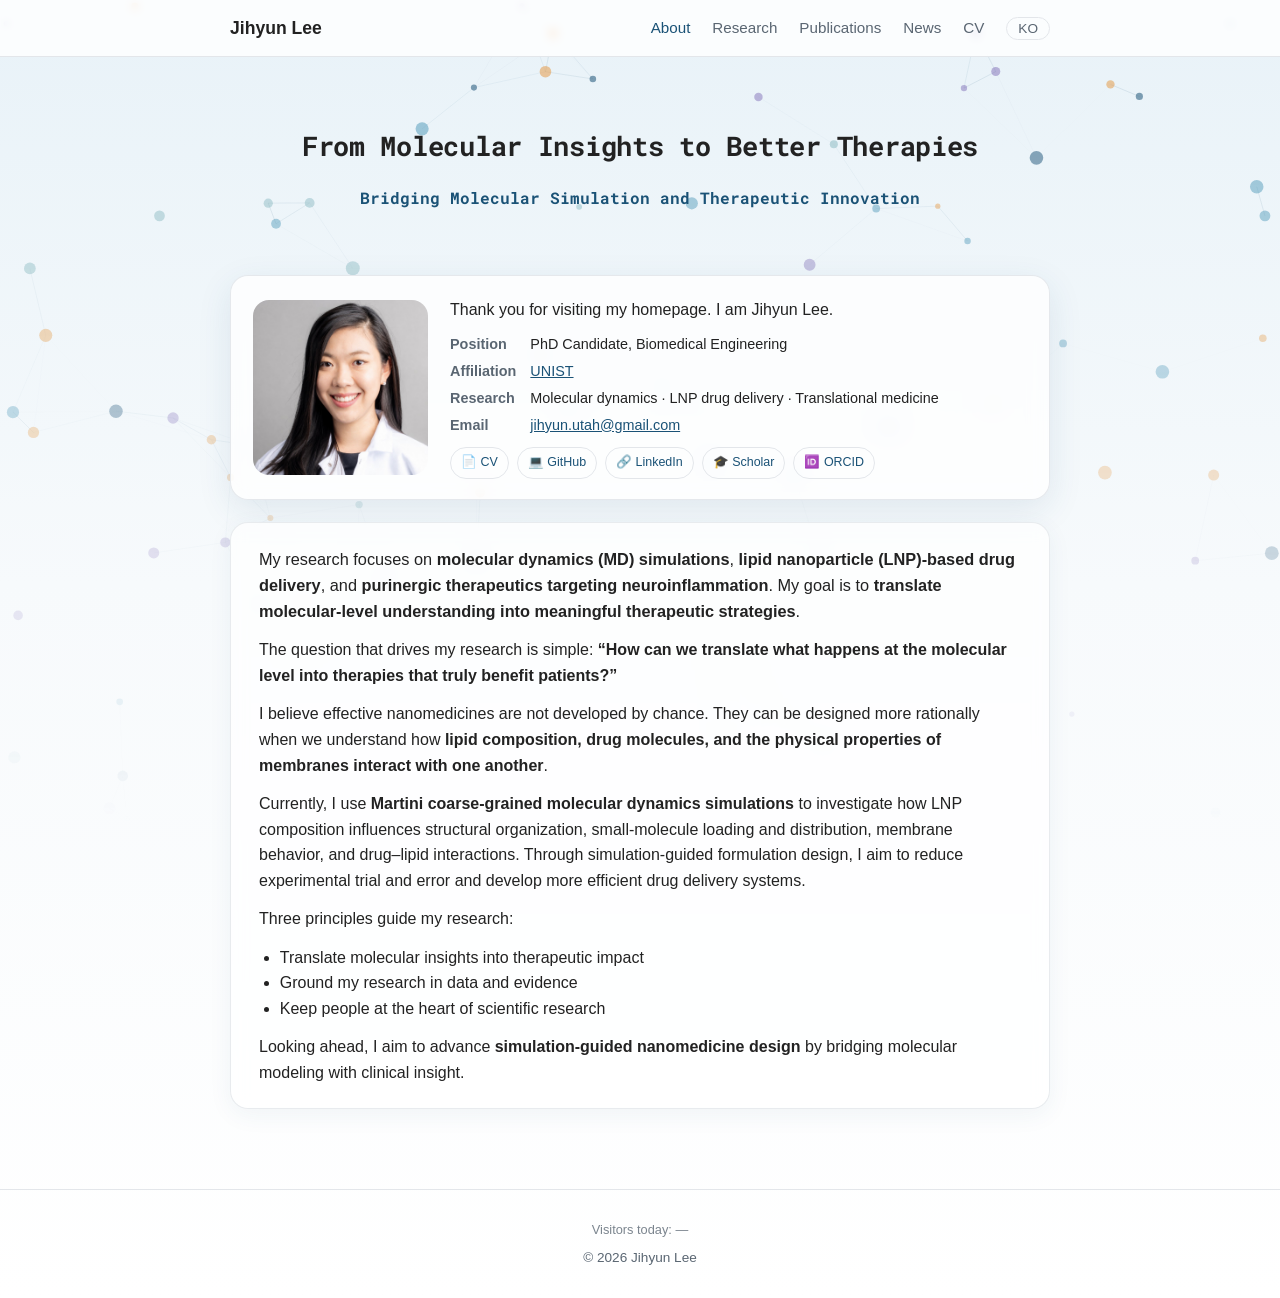
<file: index.html>
<!DOCTYPE html>
<html lang="en">
<head>
<meta charset="UTF-8">
<meta name="viewport" content="width=device-width, initial-scale=1">
<title>Jihyun Lee</title>
<meta name="description" content="Personal research homepage of Jihyun Lee, PhD candidate in Biomedical Engineering at UNIST.">
<link rel="alternate" hreflang="ko" href="index.ko.html">
<link rel="stylesheet" href="style.css?v=20261101">
</head>
<body class="home">
<canvas id="md-bg" aria-hidden="true"></canvas>
<header>
<nav>
<a class="site-name" href="index.html">Jihyun Lee</a>
<ul>
<li><a class="active" href="index.html">About</a></li>
<li><a href="research.html">Research</a></li>
<li><a href="publications.html">Publications</a></li>
<li><a href="news.html">News</a></li>
<li><a href="cv.html">CV</a></li>
<li><a class="lang-switch" href="index.ko.html">KO</a></li>
</ul>
</nav>
</header>

<main>
<div class="hero">
<h1>From Molecular Insights to Better Therapies</h1>
<p class="tagline" style="margin-top:0;">Bridging Molecular Simulation and Therapeutic Innovation</p>
</div>

<div class="profile">
<div class="profile-photo-wrap"><img class="profile-photo" src="assets/profile-web.jpg" alt="Jihyun Lee"></div>
<div class="profile-info">
<p>Thank you for visiting my homepage. I am Jihyun Lee.</p>

<dl class="quick-facts">
<dt>Position</dt>
<dd>PhD Candidate, Biomedical Engineering</dd>
<dt>Affiliation</dt>
<dd><a href="https://www.unist.ac.kr/" target="_blank" rel="noopener">UNIST</a></dd>
<dt>Research</dt>
<dd>Molecular dynamics &middot; LNP drug delivery &middot; Translational medicine</dd>
<dt>Email</dt>
<dd><a href="mailto:jihyun.utah@gmail.com">jihyun.utah@gmail.com</a></dd>
</dl>

<div class="cv-social-row">
<a class="cv-link" href="cv.html">📄 CV</a>
<a class="cv-link" href="https://github.com/jihyun1208" target="_blank" rel="noopener">💻 GitHub</a>
<a class="cv-link" href="https://www.linkedin.com/in/jihyun-lee/" target="_blank" rel="noopener">🔗 LinkedIn</a>
<a class="cv-link" href="https://scholar.google.com/citations?user=ScixthgAAAAJ&amp;hl=en" target="_blank" rel="noopener">🎓 Scholar</a>
<a class="cv-link" href="https://orcid.org/0000-0001-8530-9418" target="_blank" rel="noopener">🆔 ORCID</a>
</div>
</div>
</div>

<div class="home-body">
<p class="lead">My research focuses on <strong>molecular dynamics (MD) simulations</strong>, <strong>lipid nanoparticle (LNP)-based drug delivery</strong>, and <strong>purinergic therapeutics targeting neuroinflammation</strong>. My goal is to <strong>translate molecular-level understanding into meaningful therapeutic strategies</strong>.</p>

<p>The question that drives my research is simple: <strong>&ldquo;How can we translate what happens at the molecular level into therapies that truly benefit patients?&rdquo;</strong></p>

<p>I believe effective nanomedicines are not developed by chance. They can be designed more rationally when we understand how <strong>lipid composition, drug molecules, and the physical properties of membranes interact with one another</strong>.</p>

<p>Currently, I use <strong>Martini coarse-grained molecular dynamics simulations</strong> to investigate how LNP composition influences structural organization, small-molecule loading and distribution, membrane behavior, and drug&ndash;lipid interactions. Through simulation-guided formulation design, I aim to reduce experimental trial and error and develop more efficient drug delivery systems.</p>

<p>Three principles guide my research:</p>
<ul class="philosophy">
<li>Translate molecular insights into therapeutic impact</li>
<li>Ground my research in data and evidence</li>
<li>Keep people at the heart of scientific research</li>
</ul>

<p>Looking ahead, I aim to advance <strong>simulation-guided nanomedicine design</strong> by bridging molecular modeling with clinical insight.</p>
</div>

</main>

<footer>
<p class="visit-count">Visitors today: <span id="visit-count">&hellip;</span></p>
&copy; <span id="year"></span> Jihyun Lee</footer>
<script src="main.js"></script>
<script src="md-bg.js"></script>
</body>
</html>
</file>
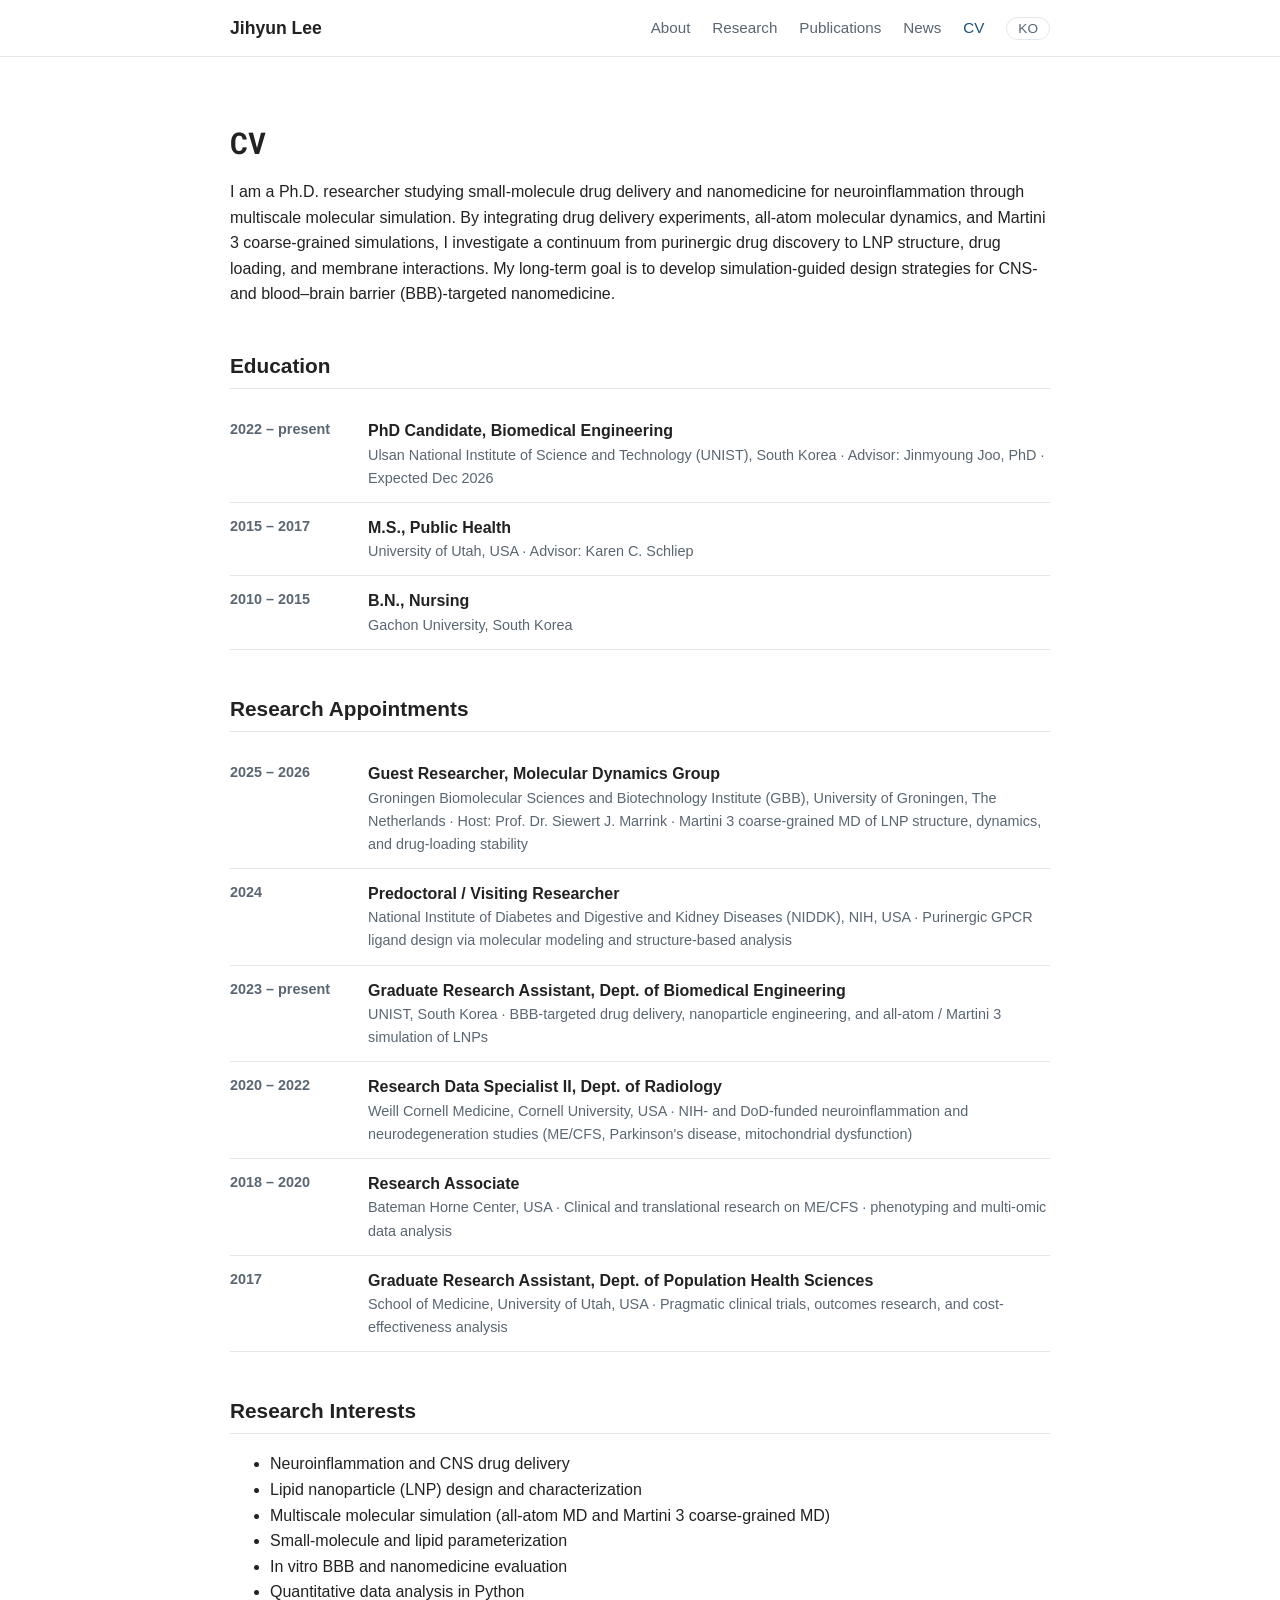
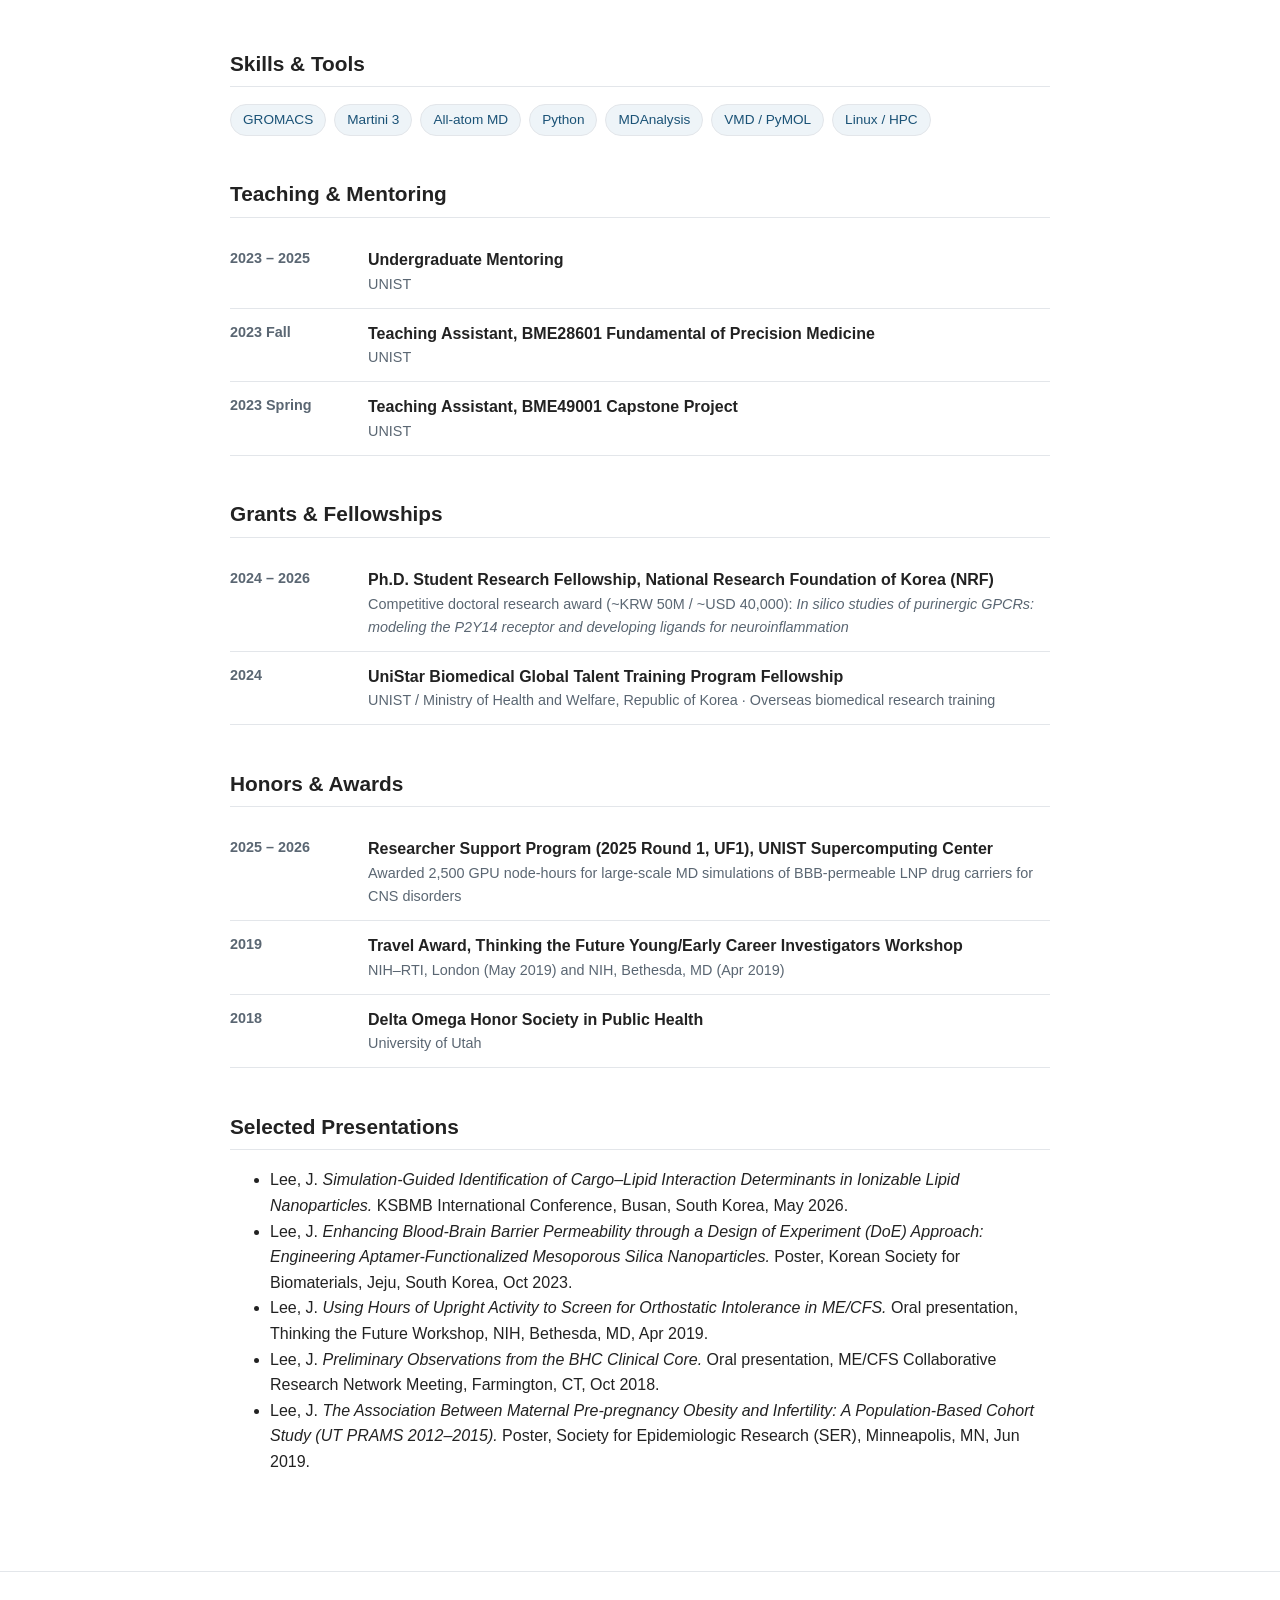
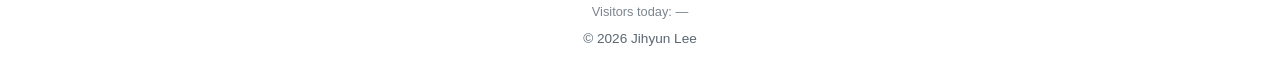
<file: cv.html>
<!DOCTYPE html>
<html lang="en">
<head>
<meta charset="UTF-8">
<meta name="viewport" content="width=device-width, initial-scale=1">
<title>Jihyun Lee - CV</title>
<meta name="description" content="Personal research homepage of Jihyun Lee, PhD candidate in Biomedical Engineering at UNIST.">
<link rel="alternate" hreflang="ko" href="cv.ko.html">
<link rel="stylesheet" href="style.css?v=20261101">
</head>
<body>
<header>
<nav>
<a class="site-name" href="index.html">Jihyun Lee</a>
<ul>
<li><a href="index.html">About</a></li>
<li><a href="research.html">Research</a></li>
<li><a href="publications.html">Publications</a></li>
<li><a href="news.html">News</a></li>
<li><a class="active" href="cv.html">CV</a></li>
<li><a class="lang-switch" href="cv.ko.html">KO</a></li>
</ul>
</nav>
</header>

<main>
<h1>CV</h1>
<p>I am a Ph.D. researcher studying small-molecule drug delivery and nanomedicine for neuroinflammation through multiscale molecular simulation. By integrating drug delivery experiments, all-atom molecular dynamics, and Martini 3 coarse-grained simulations, I investigate a continuum from purinergic drug discovery to LNP structure, drug loading, and membrane interactions. My long-term goal is to develop simulation-guided design strategies for CNS- and blood&ndash;brain barrier (BBB)-targeted nanomedicine.</p>

<h2>Education</h2>
<div class="cv-entry">
<div class="cv-when">2022 &ndash; present</div>
<div class="cv-what"><strong>PhD Candidate, Biomedical Engineering</strong><div class="where">Ulsan National Institute of Science and Technology (UNIST), South Korea &middot; Advisor: Jinmyoung Joo, PhD &middot; Expected Dec 2026</div></div>
</div>
<div class="cv-entry">
<div class="cv-when">2015 &ndash; 2017</div>
<div class="cv-what"><strong>M.S., Public Health</strong><div class="where">University of Utah, USA &middot; Advisor: Karen C. Schliep</div></div>
</div>
<div class="cv-entry">
<div class="cv-when">2010 &ndash; 2015</div>
<div class="cv-what"><strong>B.N., Nursing</strong><div class="where">Gachon University, South Korea</div></div>
</div>

<h2>Research Appointments</h2>
<div class="cv-entry">
<div class="cv-when">2025 &ndash; 2026</div>
<div class="cv-what"><strong>Guest Researcher, Molecular Dynamics Group</strong><div class="where">Groningen Biomolecular Sciences and Biotechnology Institute (GBB), University of Groningen, The Netherlands &middot; Host: Prof. Dr. Siewert J. Marrink &middot; Martini 3 coarse-grained MD of LNP structure, dynamics, and drug-loading stability</div></div>
</div>
<div class="cv-entry">
<div class="cv-when">2024</div>
<div class="cv-what"><strong>Predoctoral / Visiting Researcher</strong><div class="where">National Institute of Diabetes and Digestive and Kidney Diseases (NIDDK), NIH, USA &middot; Purinergic GPCR ligand design via molecular modeling and structure-based analysis</div></div>
</div>
<div class="cv-entry">
<div class="cv-when">2023 &ndash; present</div>
<div class="cv-what"><strong>Graduate Research Assistant, Dept. of Biomedical Engineering</strong><div class="where">UNIST, South Korea &middot; BBB-targeted drug delivery, nanoparticle engineering, and all-atom / Martini 3 simulation of LNPs</div></div>
</div>
<div class="cv-entry">
<div class="cv-when">2020 &ndash; 2022</div>
<div class="cv-what"><strong>Research Data Specialist II, Dept. of Radiology</strong><div class="where">Weill Cornell Medicine, Cornell University, USA &middot; NIH- and DoD-funded neuroinflammation and neurodegeneration studies (ME/CFS, Parkinson's disease, mitochondrial dysfunction)</div></div>
</div>
<div class="cv-entry">
<div class="cv-when">2018 &ndash; 2020</div>
<div class="cv-what"><strong>Research Associate</strong><div class="where">Bateman Horne Center, USA &middot; Clinical and translational research on ME/CFS &middot; phenotyping and multi-omic data analysis</div></div>
</div>
<div class="cv-entry">
<div class="cv-when">2017</div>
<div class="cv-what"><strong>Graduate Research Assistant, Dept. of Population Health Sciences</strong><div class="where">School of Medicine, University of Utah, USA &middot; Pragmatic clinical trials, outcomes research, and cost-effectiveness analysis</div></div>
</div>

<h2>Research Interests</h2>
<ul>
<li>Neuroinflammation and CNS drug delivery</li>
<li>Lipid nanoparticle (LNP) design and characterization</li>
<li>Multiscale molecular simulation (all-atom MD and Martini 3 coarse-grained MD)</li>
<li>Small-molecule and lipid parameterization</li>
<li>In vitro BBB and nanomedicine evaluation</li>
<li>Quantitative data analysis in Python</li>
</ul>

<h2>Skills &amp; Tools</h2>
<div class="tag-cloud">
<span class="tag">GROMACS</span>
<span class="tag">Martini 3</span>
<span class="tag">All-atom MD</span>
<span class="tag">Python</span>
<span class="tag">MDAnalysis</span>
<span class="tag">VMD / PyMOL</span>
<span class="tag">Linux / HPC</span>
</div>

<h2>Teaching &amp; Mentoring</h2>
<div class="cv-entry">
<div class="cv-when">2023 &ndash; 2025</div>
<div class="cv-what"><strong>Undergraduate Mentoring</strong><div class="where">UNIST</div></div>
</div>
<div class="cv-entry">
<div class="cv-when">2023 Fall</div>
<div class="cv-what"><strong>Teaching Assistant, BME28601 Fundamental of Precision Medicine</strong><div class="where">UNIST</div></div>
</div>
<div class="cv-entry">
<div class="cv-when">2023 Spring</div>
<div class="cv-what"><strong>Teaching Assistant, BME49001 Capstone Project</strong><div class="where">UNIST</div></div>
</div>

<h2>Grants &amp; Fellowships</h2>
<div class="cv-entry">
<div class="cv-when">2024 &ndash; 2026</div>
<div class="cv-what"><strong>Ph.D. Student Research Fellowship, National Research Foundation of Korea (NRF)</strong><div class="where">Competitive doctoral research award (~KRW 50M / ~USD 40,000): <em>In silico studies of purinergic GPCRs: modeling the P2Y14 receptor and developing ligands for neuroinflammation</em></div></div>
</div>
<div class="cv-entry">
<div class="cv-when">2024</div>
<div class="cv-what"><strong>UniStar Biomedical Global Talent Training Program Fellowship</strong><div class="where">UNIST / Ministry of Health and Welfare, Republic of Korea &middot; Overseas biomedical research training</div></div>
</div>

<h2>Honors &amp; Awards</h2>
<div class="cv-entry">
<div class="cv-when">2025 &ndash; 2026</div>
<div class="cv-what"><strong>Researcher Support Program (2025 Round 1, UF1), UNIST Supercomputing Center</strong><div class="where">Awarded 2,500 GPU node-hours for large-scale MD simulations of BBB-permeable LNP drug carriers for CNS disorders</div></div>
</div>
<div class="cv-entry">
<div class="cv-when">2019</div>
<div class="cv-what"><strong>Travel Award, Thinking the Future Young/Early Career Investigators Workshop</strong><div class="where">NIH&ndash;RTI, London (May 2019) and NIH, Bethesda, MD (Apr 2019)</div></div>
</div>
<div class="cv-entry">
<div class="cv-when">2018</div>
<div class="cv-what"><strong>Delta Omega Honor Society in Public Health</strong><div class="where">University of Utah</div></div>
</div>

<h2>Selected Presentations</h2>
<ul>
<li>Lee, J. <em>Simulation-Guided Identification of Cargo&ndash;Lipid Interaction Determinants in Ionizable Lipid Nanoparticles.</em> KSBMB International Conference, Busan, South Korea, May 2026.</li>
<li>Lee, J. <em>Enhancing Blood-Brain Barrier Permeability through a Design of Experiment (DoE) Approach: Engineering Aptamer-Functionalized Mesoporous Silica Nanoparticles.</em> Poster, Korean Society for Biomaterials, Jeju, South Korea, Oct 2023.</li>
<li>Lee, J. <em>Using Hours of Upright Activity to Screen for Orthostatic Intolerance in ME/CFS.</em> Oral presentation, Thinking the Future Workshop, NIH, Bethesda, MD, Apr 2019.</li>
<li>Lee, J. <em>Preliminary Observations from the BHC Clinical Core.</em> Oral presentation, ME/CFS Collaborative Research Network Meeting, Farmington, CT, Oct 2018.</li>
<li>Lee, J. <em>The Association Between Maternal Pre-pregnancy Obesity and Infertility: A Population-Based Cohort Study (UT PRAMS 2012&ndash;2015).</em> Poster, Society for Epidemiologic Research (SER), Minneapolis, MN, Jun 2019.</li>
</ul>
</main>

<footer>
<p class="visit-count">Visitors today: <span id="visit-count">&hellip;</span></p>
&copy; <span id="year"></span> Jihyun Lee</footer>
<script src="main.js"></script>
</body>
</html>
</file>
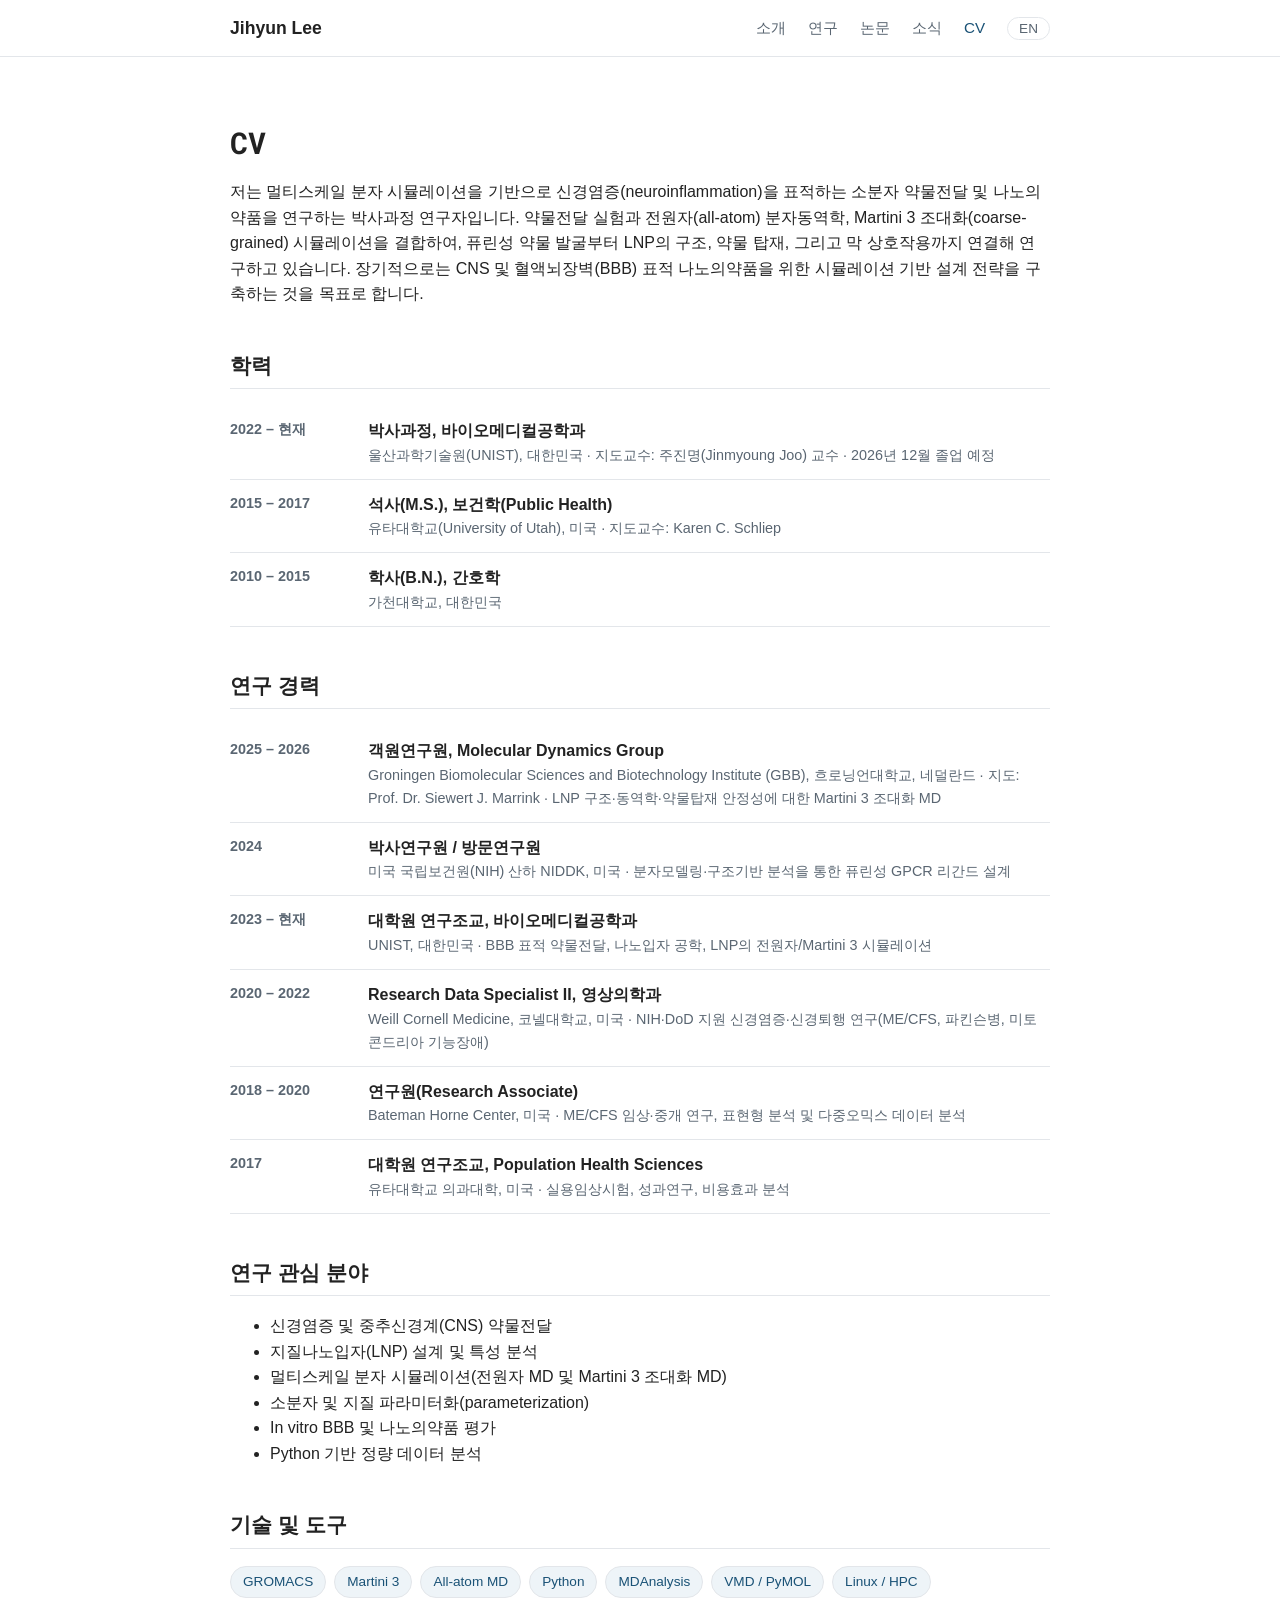
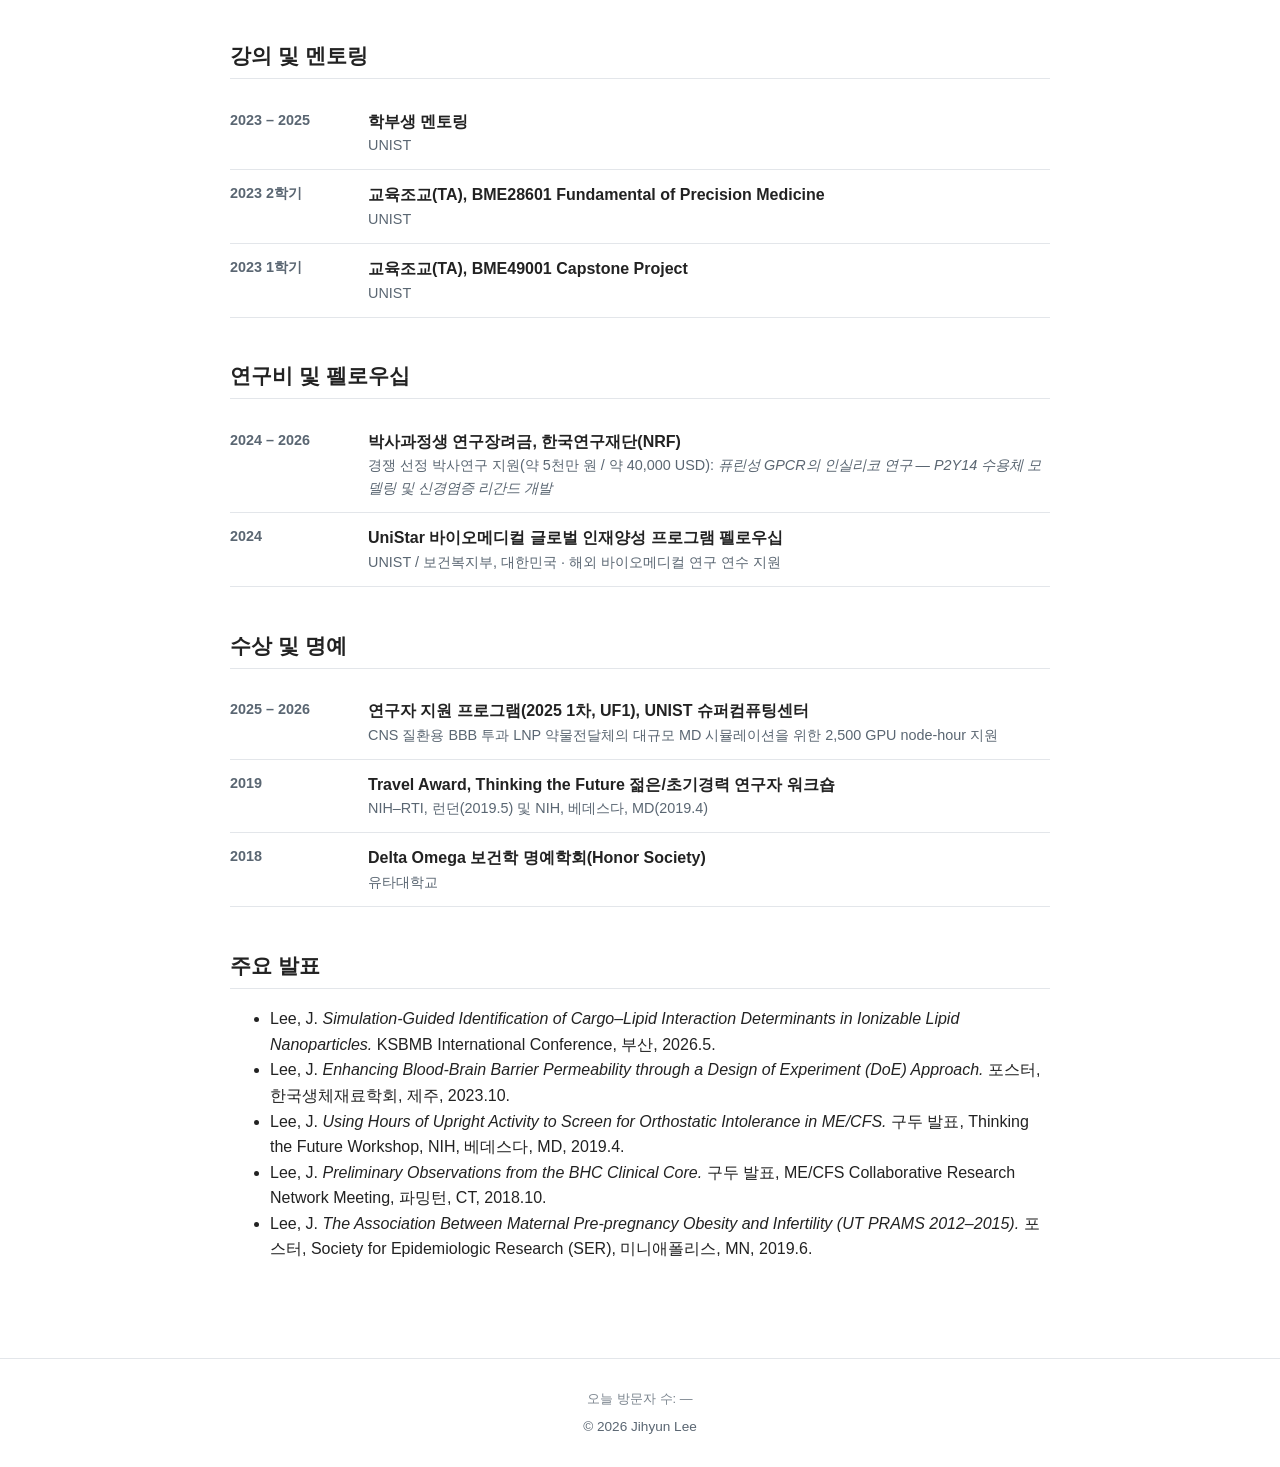
<file: cv.ko.html>
<!DOCTYPE html>
<html lang="ko">
<head>
<meta charset="UTF-8">
<meta name="viewport" content="width=device-width, initial-scale=1">
<title>Jihyun Lee - CV</title>
<meta name="description" content="UNIST 바이오메디컬공학과 박사과정 이지현(Jihyun Lee)의 개인 연구 홈페이지입니다.">
<link rel="alternate" hreflang="en" href="cv.html">
<link rel="stylesheet" href="style.css?v=20261101">
</head>
<body>
<header>
<nav>
<a class="site-name" href="index.ko.html">Jihyun Lee</a>
<ul>
<li><a href="index.ko.html">소개</a></li>
<li><a href="research.ko.html">연구</a></li>
<li><a href="publications.ko.html">논문</a></li>
<li><a href="news.ko.html">소식</a></li>
<li><a class="active" href="cv.ko.html">CV</a></li>
<li><a class="lang-switch" href="cv.html">EN</a></li>
</ul>
</nav>
</header>

<main>
<h1>CV</h1>
<p>저는 멀티스케일 분자 시뮬레이션을 기반으로 신경염증(neuroinflammation)을 표적하는 소분자 약물전달 및 나노의약품을 연구하는 박사과정 연구자입니다. 약물전달 실험과 전원자(all-atom) 분자동역학, Martini 3 조대화(coarse-grained) 시뮬레이션을 결합하여, 퓨린성 약물 발굴부터 LNP의 구조, 약물 탑재, 그리고 막 상호작용까지 연결해 연구하고 있습니다. 장기적으로는 CNS 및 혈액뇌장벽(BBB) 표적 나노의약품을 위한 시뮬레이션 기반 설계 전략을 구축하는 것을 목표로 합니다.</p>

<h2>학력</h2>
<div class="cv-entry">
<div class="cv-when">2022 &ndash; 현재</div>
<div class="cv-what"><strong>박사과정, 바이오메디컬공학과</strong><div class="where">울산과학기술원(UNIST), 대한민국 &middot; 지도교수: 주진명(Jinmyoung Joo) 교수 &middot; 2026년 12월 졸업 예정</div></div>
</div>
<div class="cv-entry">
<div class="cv-when">2015 &ndash; 2017</div>
<div class="cv-what"><strong>석사(M.S.), 보건학(Public Health)</strong><div class="where">유타대학교(University of Utah), 미국 &middot; 지도교수: Karen C. Schliep</div></div>
</div>
<div class="cv-entry">
<div class="cv-when">2010 &ndash; 2015</div>
<div class="cv-what"><strong>학사(B.N.), 간호학</strong><div class="where">가천대학교, 대한민국</div></div>
</div>

<h2>연구 경력</h2>
<div class="cv-entry">
<div class="cv-when">2025 &ndash; 2026</div>
<div class="cv-what"><strong>객원연구원, Molecular Dynamics Group</strong><div class="where">Groningen Biomolecular Sciences and Biotechnology Institute (GBB), 흐로닝언대학교, 네덜란드 &middot; 지도: Prof. Dr. Siewert J. Marrink &middot; LNP 구조·동역학·약물탑재 안정성에 대한 Martini 3 조대화 MD</div></div>
</div>
<div class="cv-entry">
<div class="cv-when">2024</div>
<div class="cv-what"><strong>박사연구원 / 방문연구원</strong><div class="where">미국 국립보건원(NIH) 산하 NIDDK, 미국 &middot; 분자모델링·구조기반 분석을 통한 퓨린성 GPCR 리간드 설계</div></div>
</div>
<div class="cv-entry">
<div class="cv-when">2023 &ndash; 현재</div>
<div class="cv-what"><strong>대학원 연구조교, 바이오메디컬공학과</strong><div class="where">UNIST, 대한민국 &middot; BBB 표적 약물전달, 나노입자 공학, LNP의 전원자/Martini 3 시뮬레이션</div></div>
</div>
<div class="cv-entry">
<div class="cv-when">2020 &ndash; 2022</div>
<div class="cv-what"><strong>Research Data Specialist II, 영상의학과</strong><div class="where">Weill Cornell Medicine, 코넬대학교, 미국 &middot; NIH·DoD 지원 신경염증·신경퇴행 연구(ME/CFS, 파킨슨병, 미토콘드리아 기능장애)</div></div>
</div>
<div class="cv-entry">
<div class="cv-when">2018 &ndash; 2020</div>
<div class="cv-what"><strong>연구원(Research Associate)</strong><div class="where">Bateman Horne Center, 미국 &middot; ME/CFS 임상·중개 연구, 표현형 분석 및 다중오믹스 데이터 분석</div></div>
</div>
<div class="cv-entry">
<div class="cv-when">2017</div>
<div class="cv-what"><strong>대학원 연구조교, Population Health Sciences</strong><div class="where">유타대학교 의과대학, 미국 &middot; 실용임상시험, 성과연구, 비용효과 분석</div></div>
</div>

<h2>연구 관심 분야</h2>
<ul>
<li>신경염증 및 중추신경계(CNS) 약물전달</li>
<li>지질나노입자(LNP) 설계 및 특성 분석</li>
<li>멀티스케일 분자 시뮬레이션(전원자 MD 및 Martini 3 조대화 MD)</li>
<li>소분자 및 지질 파라미터화(parameterization)</li>
<li>In vitro BBB 및 나노의약품 평가</li>
<li>Python 기반 정량 데이터 분석</li>
</ul>

<h2>기술 및 도구</h2>
<div class="tag-cloud">
<span class="tag">GROMACS</span>
<span class="tag">Martini 3</span>
<span class="tag">All-atom MD</span>
<span class="tag">Python</span>
<span class="tag">MDAnalysis</span>
<span class="tag">VMD / PyMOL</span>
<span class="tag">Linux / HPC</span>
</div>

<h2>강의 및 멘토링</h2>
<div class="cv-entry">
<div class="cv-when">2023 &ndash; 2025</div>
<div class="cv-what"><strong>학부생 멘토링</strong><div class="where">UNIST</div></div>
</div>
<div class="cv-entry">
<div class="cv-when">2023 2학기</div>
<div class="cv-what"><strong>교육조교(TA), BME28601 Fundamental of Precision Medicine</strong><div class="where">UNIST</div></div>
</div>
<div class="cv-entry">
<div class="cv-when">2023 1학기</div>
<div class="cv-what"><strong>교육조교(TA), BME49001 Capstone Project</strong><div class="where">UNIST</div></div>
</div>

<h2>연구비 및 펠로우십</h2>
<div class="cv-entry">
<div class="cv-when">2024 &ndash; 2026</div>
<div class="cv-what"><strong>박사과정생 연구장려금, 한국연구재단(NRF)</strong><div class="where">경쟁 선정 박사연구 지원(약 5천만 원 / 약 40,000 USD): <em>퓨린성 GPCR의 인실리코 연구 &mdash; P2Y14 수용체 모델링 및 신경염증 리간드 개발</em></div></div>
</div>
<div class="cv-entry">
<div class="cv-when">2024</div>
<div class="cv-what"><strong>UniStar 바이오메디컬 글로벌 인재양성 프로그램 펠로우십</strong><div class="where">UNIST / 보건복지부, 대한민국 &middot; 해외 바이오메디컬 연구 연수 지원</div></div>
</div>

<h2>수상 및 명예</h2>
<div class="cv-entry">
<div class="cv-when">2025 &ndash; 2026</div>
<div class="cv-what"><strong>연구자 지원 프로그램(2025 1차, UF1), UNIST 슈퍼컴퓨팅센터</strong><div class="where">CNS 질환용 BBB 투과 LNP 약물전달체의 대규모 MD 시뮬레이션을 위한 2,500 GPU node-hour 지원</div></div>
</div>
<div class="cv-entry">
<div class="cv-when">2019</div>
<div class="cv-what"><strong>Travel Award, Thinking the Future 젊은/초기경력 연구자 워크숍</strong><div class="where">NIH&ndash;RTI, 런던(2019.5) 및 NIH, 베데스다, MD(2019.4)</div></div>
</div>
<div class="cv-entry">
<div class="cv-when">2018</div>
<div class="cv-what"><strong>Delta Omega 보건학 명예학회(Honor Society)</strong><div class="where">유타대학교</div></div>
</div>

<h2>주요 발표</h2>
<ul>
<li>Lee, J. <em>Simulation-Guided Identification of Cargo&ndash;Lipid Interaction Determinants in Ionizable Lipid Nanoparticles.</em> KSBMB International Conference, 부산, 2026.5.</li>
<li>Lee, J. <em>Enhancing Blood-Brain Barrier Permeability through a Design of Experiment (DoE) Approach.</em> 포스터, 한국생체재료학회, 제주, 2023.10.</li>
<li>Lee, J. <em>Using Hours of Upright Activity to Screen for Orthostatic Intolerance in ME/CFS.</em> 구두 발표, Thinking the Future Workshop, NIH, 베데스다, MD, 2019.4.</li>
<li>Lee, J. <em>Preliminary Observations from the BHC Clinical Core.</em> 구두 발표, ME/CFS Collaborative Research Network Meeting, 파밍턴, CT, 2018.10.</li>
<li>Lee, J. <em>The Association Between Maternal Pre-pregnancy Obesity and Infertility (UT PRAMS 2012&ndash;2015).</em> 포스터, Society for Epidemiologic Research (SER), 미니애폴리스, MN, 2019.6.</li>
</ul>
</main>

<footer>
<p class="visit-count">오늘 방문자 수: <span id="visit-count">&hellip;</span></p>
&copy; <span id="year"></span> Jihyun Lee</footer>
<script src="main.js"></script>
</body>
</html>
</file>
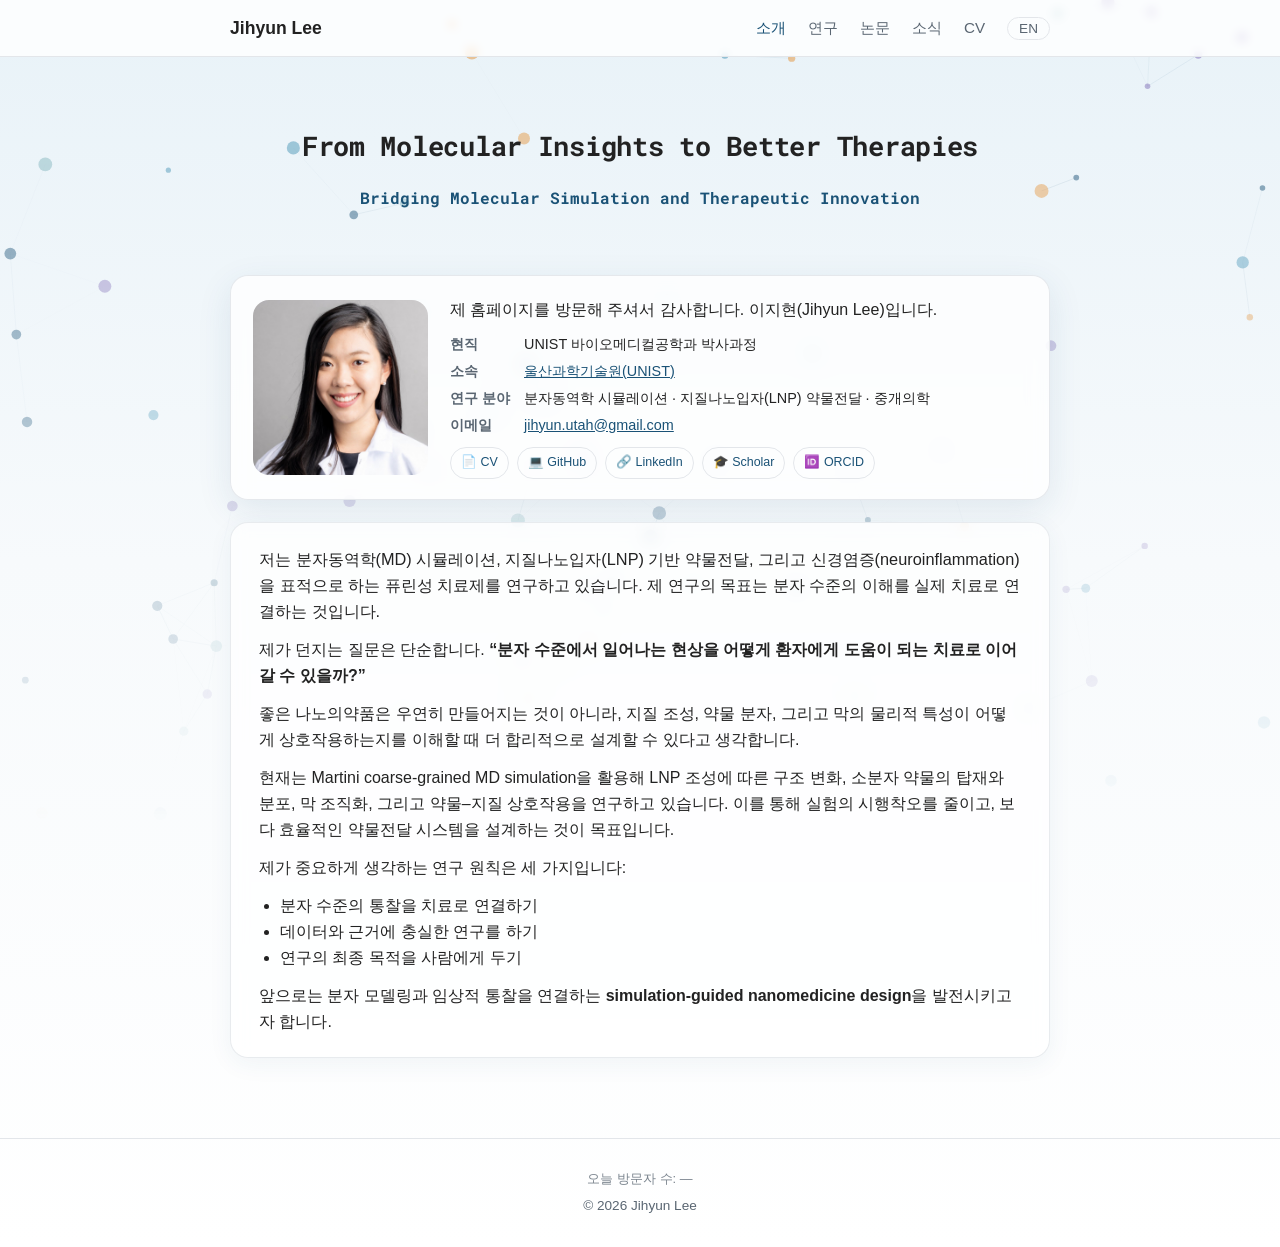
<file: index.ko.html>
<!DOCTYPE html>
<html lang="ko">
<head>
<meta charset="UTF-8">
<meta name="viewport" content="width=device-width, initial-scale=1">
<title>Jihyun Lee</title>
<meta name="description" content="UNIST 바이오메디컬공학과 박사과정 이지현(Jihyun Lee)의 개인 연구 홈페이지입니다.">
<link rel="alternate" hreflang="en" href="index.html">
<link rel="stylesheet" href="style.css?v=20261101">
</head>
<body class="home">
<canvas id="md-bg" aria-hidden="true"></canvas>
<header>
<nav>
<a class="site-name" href="index.ko.html">Jihyun Lee</a>
<ul>
<li><a class="active" href="index.ko.html">소개</a></li>
<li><a href="research.ko.html">연구</a></li>
<li><a href="publications.ko.html">논문</a></li>
<li><a href="news.ko.html">소식</a></li>
<li><a href="cv.ko.html">CV</a></li>
<li><a class="lang-switch" href="index.html">EN</a></li>
</ul>
</nav>
</header>

<main>
<div class="hero">
<h1>From Molecular Insights to Better Therapies</h1>
<p class="tagline" style="margin-top:0;">Bridging Molecular Simulation and Therapeutic Innovation</p>
</div>

<div class="profile">
<div class="profile-photo-wrap"><img class="profile-photo" src="assets/profile-web.jpg" alt="Jihyun Lee"></div>
<div class="profile-info">
<p>제 홈페이지를 방문해 주셔서 감사합니다. 이지현(Jihyun Lee)입니다.</p>

<dl class="quick-facts">
<dt>현직</dt>
<dd>UNIST 바이오메디컬공학과 박사과정</dd>
<dt>소속</dt>
<dd><a href="https://www.unist.ac.kr/" target="_blank" rel="noopener">울산과학기술원(UNIST)</a></dd>
<dt>연구 분야</dt>
<dd>분자동역학 시뮬레이션 &middot; 지질나노입자(LNP) 약물전달 &middot; 중개의학</dd>
<dt>이메일</dt>
<dd><a href="mailto:jihyun.utah@gmail.com">jihyun.utah@gmail.com</a></dd>
</dl>

<div class="cv-social-row">
<a class="cv-link" href="cv.ko.html">📄 CV</a>
<a class="cv-link" href="https://github.com/jihyun1208" target="_blank" rel="noopener">💻 GitHub</a>
<a class="cv-link" href="https://www.linkedin.com/in/jihyun-lee/" target="_blank" rel="noopener">🔗 LinkedIn</a>
<a class="cv-link" href="https://scholar.google.com/citations?user=ScixthgAAAAJ&amp;hl=ko" target="_blank" rel="noopener">🎓 Scholar</a>
<a class="cv-link" href="https://orcid.org/0000-0001-8530-9418" target="_blank" rel="noopener">🆔 ORCID</a>
</div>
</div>
</div>

<div class="home-body">
<p class="lead">저는 분자동역학(MD) 시뮬레이션, 지질나노입자(LNP) 기반 약물전달, 그리고 신경염증(neuroinflammation)을 표적으로 하는 퓨린성 치료제를 연구하고 있습니다. 제 연구의 목표는 분자 수준의 이해를 실제 치료로 연결하는 것입니다.</p>

<p>제가 던지는 질문은 단순합니다. <strong>“분자 수준에서 일어나는 현상을 어떻게 환자에게 도움이 되는 치료로 이어갈 수 있을까?”</strong></p>

<p>좋은 나노의약품은 우연히 만들어지는 것이 아니라, 지질 조성, 약물 분자, 그리고 막의 물리적 특성이 어떻게 상호작용하는지를 이해할 때 더 합리적으로 설계할 수 있다고 생각합니다.</p>

<p>현재는 Martini coarse-grained MD simulation을 활용해 LNP 조성에 따른 구조 변화, 소분자 약물의 탑재와 분포, 막 조직화, 그리고 약물–지질 상호작용을 연구하고 있습니다. 이를 통해 실험의 시행착오를 줄이고, 보다 효율적인 약물전달 시스템을 설계하는 것이 목표입니다.</p>

<p>제가 중요하게 생각하는 연구 원칙은 세 가지입니다:</p>
<ul class="philosophy">
<li>분자 수준의 통찰을 치료로 연결하기</li>
<li>데이터와 근거에 충실한 연구를 하기</li>
<li>연구의 최종 목적을 사람에게 두기</li>
</ul>

<p>앞으로는 분자 모델링과 임상적 통찰을 연결하는 <strong>simulation-guided nanomedicine design</strong>을 발전시키고자 합니다.</p>
</div>

</main>

<footer>
<p class="visit-count">오늘 방문자 수: <span id="visit-count">&hellip;</span></p>
&copy; <span id="year"></span> Jihyun Lee</footer>
<script src="main.js"></script>
<script src="md-bg.js"></script>
</body>
</html>
</file>
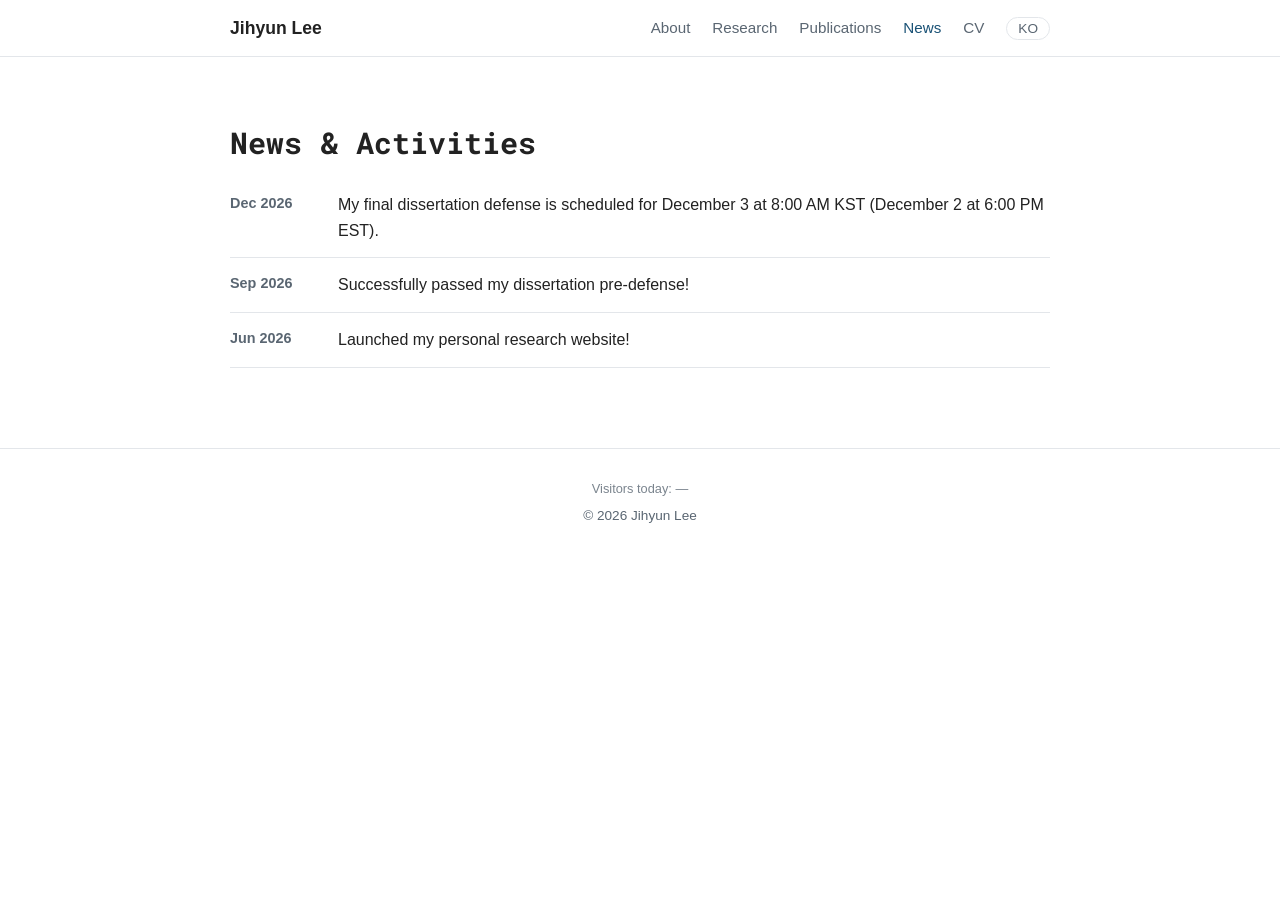
<file: news.html>
<!DOCTYPE html>
<html lang="en">
<head>
<meta charset="UTF-8">
<meta name="viewport" content="width=device-width, initial-scale=1">
<title>Jihyun Lee - News</title>
<meta name="description" content="Personal research homepage of Jihyun Lee, PhD candidate in Biomedical Engineering at UNIST.">
<link rel="alternate" hreflang="ko" href="news.ko.html">
<link rel="stylesheet" href="style.css?v=20261101">
</head>
<body>
<header>
<nav>
<a class="site-name" href="index.html">Jihyun Lee</a>
<ul>
<li><a href="index.html">About</a></li>
<li><a href="research.html">Research</a></li>
<li><a href="publications.html">Publications</a></li>
<li><a class="active" href="news.html">News</a></li>
<li><a href="cv.html">CV</a></li>
<li><a class="lang-switch" href="news.ko.html">KO</a></li>
</ul>
</nav>
</header>

<main>
<h1>News &amp; Activities</h1>

<div class="news-item"><div class="news-date">Dec 2026</div><div>My final dissertation defense is scheduled for December 3 at 8:00 AM KST (December 2 at 6:00 PM EST).</div></div>
<div class="news-item"><div class="news-date">Sep 2026</div><div>Successfully passed my dissertation pre-defense!</div></div>
<div class="news-item"><div class="news-date">Jun 2026</div><div>Launched my personal research website!</div></div>

<!-- Template for a new entry (copy and edit)
<div class="news-item"><div class="news-date">Mon 2026</div><div>Your news item goes here.
<div class="news-photos"><a href="assets/photo.jpg" target="_blank" rel="noopener"><img class="news-photo" src="assets/photo.jpg" alt="caption"></a></div>
</div></div>
-->
</main>

<footer>
<p class="visit-count">Visitors today: <span id="visit-count">&hellip;</span></p>
&copy; <span id="year"></span> Jihyun Lee</footer>
<script src="main.js"></script>
</body>
</html>
</file>
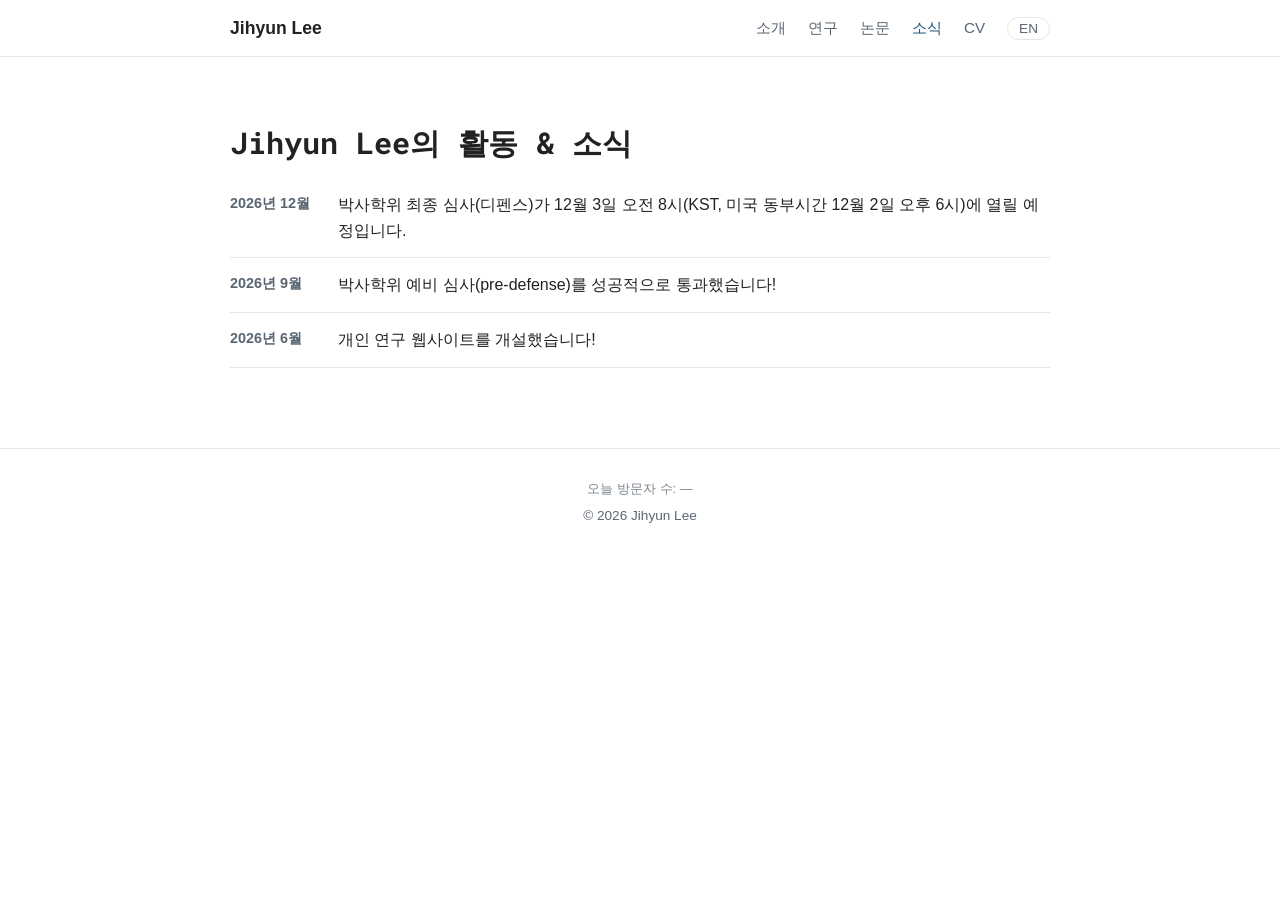
<file: news.ko.html>
<!DOCTYPE html>
<html lang="ko">
<head>
<meta charset="UTF-8">
<meta name="viewport" content="width=device-width, initial-scale=1">
<title>Jihyun Lee - 소식</title>
<meta name="description" content="UNIST 바이오메디컬공학과 박사과정 이지현(Jihyun Lee)의 개인 연구 홈페이지입니다.">
<link rel="alternate" hreflang="en" href="news.html">
<link rel="stylesheet" href="style.css?v=20261101">
</head>
<body>
<header>
<nav>
<a class="site-name" href="index.ko.html">Jihyun Lee</a>
<ul>
<li><a href="index.ko.html">소개</a></li>
<li><a href="research.ko.html">연구</a></li>
<li><a href="publications.ko.html">논문</a></li>
<li><a class="active" href="news.ko.html">소식</a></li>
<li><a href="cv.ko.html">CV</a></li>
<li><a class="lang-switch" href="news.html">EN</a></li>
</ul>
</nav>
</header>

<main>
<h1>Jihyun Lee의 활동 &amp; 소식</h1>

<div class="news-item"><div class="news-date">2026년 12월</div><div>박사학위 최종 심사(디펜스)가 12월 3일 오전 8시(KST, 미국 동부시간 12월 2일 오후 6시)에 열릴 예정입니다.</div></div>
<div class="news-item"><div class="news-date">2026년 9월</div><div>박사학위 예비 심사(pre-defense)를 성공적으로 통과했습니다!</div></div>
<div class="news-item"><div class="news-date">2026년 6월</div><div>개인 연구 웹사이트를 개설했습니다!</div></div>

<!-- 항목 추가 형식 (복사해서 사용하세요)
<div class="news-item"><div class="news-date">2026년 0월</div><div>소식 내용을 여기에 적습니다.
<div class="news-photos"><a href="assets/사진.jpg" target="_blank" rel="noopener"><img class="news-photo" src="assets/사진.jpg" alt="설명"></a></div>
</div></div>
-->
</main>

<footer>
<p class="visit-count">오늘 방문자 수: <span id="visit-count">&hellip;</span></p>
&copy; <span id="year"></span> Jihyun Lee</footer>
<script src="main.js"></script>
</body>
</html>
</file>
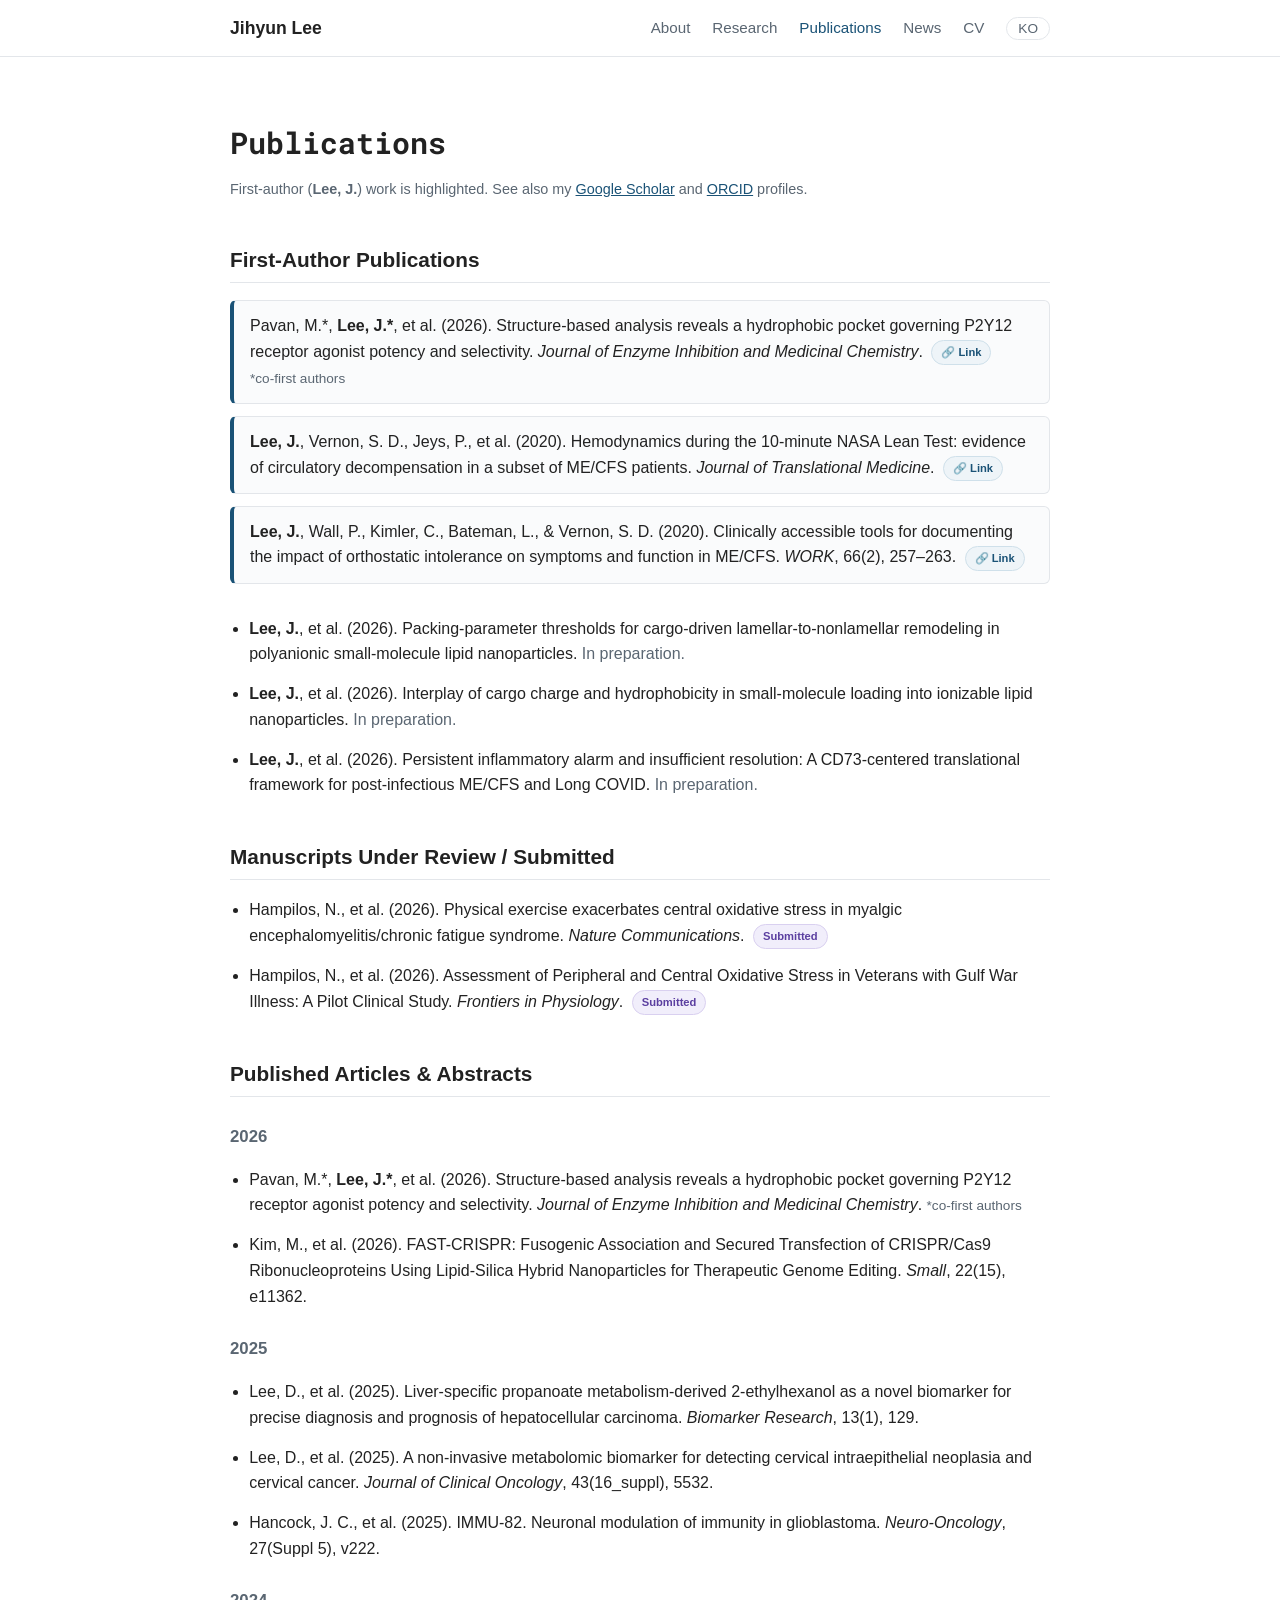
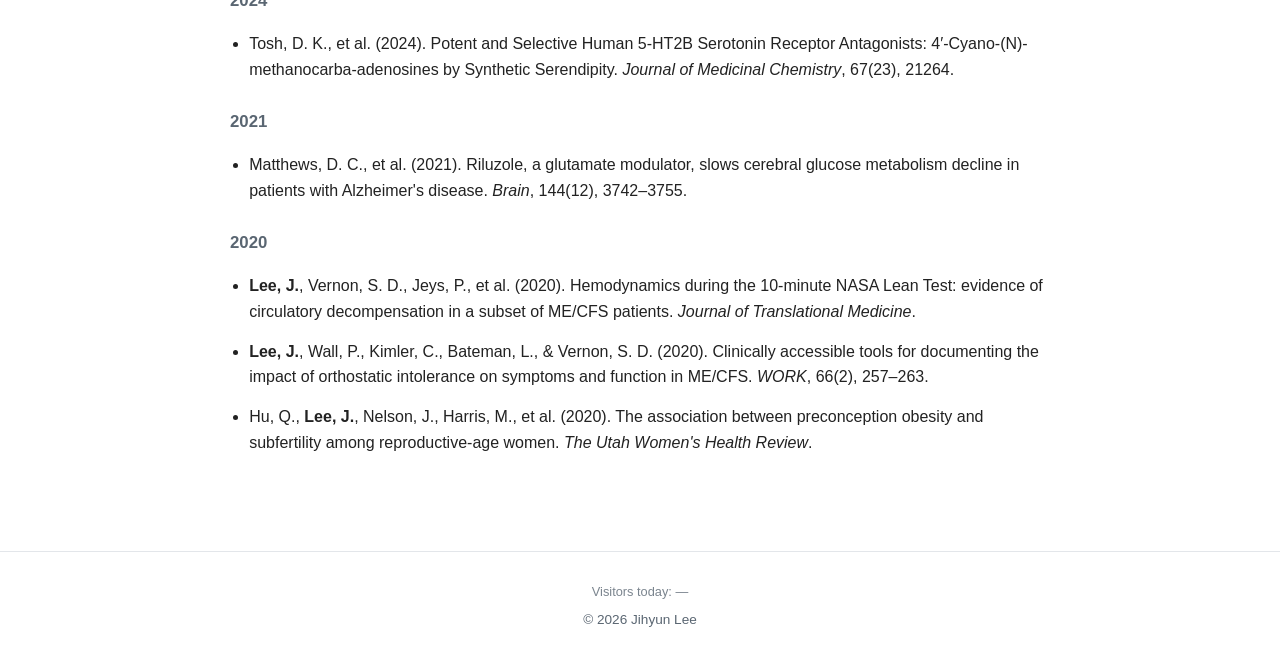
<file: publications.html>
<!DOCTYPE html>
<html lang="en">
<head>
<meta charset="UTF-8">
<meta name="viewport" content="width=device-width, initial-scale=1">
<title>Jihyun Lee - Publications</title>
<meta name="description" content="Personal research homepage of Jihyun Lee, PhD candidate in Biomedical Engineering at UNIST.">
<link rel="alternate" hreflang="ko" href="publications.ko.html">
<link rel="stylesheet" href="style.css?v=20261101">
</head>
<body>
<header>
<nav>
<a class="site-name" href="index.html">Jihyun Lee</a>
<ul>
<li><a href="index.html">About</a></li>
<li><a href="research.html">Research</a></li>
<li><a class="active" href="publications.html">Publications</a></li>
<li><a href="news.html">News</a></li>
<li><a href="cv.html">CV</a></li>
<li><a class="lang-switch" href="publications.ko.html">KO</a></li>
</ul>
</nav>
</header>

<main>
<h1>Publications</h1>

<p style="color:var(--muted); font-size:0.9rem;">First-author (<strong>Lee, J.</strong>) work is highlighted. See also my <a href="https://scholar.google.com/citations?user=ScixthgAAAAJ&amp;hl=en" target="_blank" rel="noopener">Google Scholar</a> and <a href="https://orcid.org/0000-0001-8530-9418" target="_blank" rel="noopener">ORCID</a> profiles.</p>

<h2>First-Author Publications</h2>
<ul class="highlight-list">
<li class="highlight-item">
<div>Pavan, M.*, <strong>Lee, J.*</strong>, et al. (2026). Structure-based analysis reveals a hydrophobic pocket governing P2Y12 receptor agonist potency and selectivity. <em>Journal of Enzyme Inhibition and Medicinal Chemistry</em>. <span class="pub-badges"><a class="badge badge-link" href="https://www.tandfonline.com/doi/epdf/10.1080/14756366.2026.2726538?needAccess=true" target="_blank" rel="noopener">🔗 Link</a></span><br><span style="color:var(--muted); font-size:0.85rem;">*co-first authors</span></div>
</li>
<li class="highlight-item">
<div><strong>Lee, J.</strong>, Vernon, S. D., Jeys, P., et al. (2020). Hemodynamics during the 10-minute NASA Lean Test: evidence of circulatory decompensation in a subset of ME/CFS patients. <em>Journal of Translational Medicine</em>. <span class="pub-badges"><a class="badge badge-link" href="https://scholar.google.com/citations?user=ScixthgAAAAJ&amp;hl=en" target="_blank" rel="noopener">🔗 Link</a></span></div>
</li>
<li class="highlight-item">
<div><strong>Lee, J.</strong>, Wall, P., Kimler, C., Bateman, L., &amp; Vernon, S. D. (2020). Clinically accessible tools for documenting the impact of orthostatic intolerance on symptoms and function in ME/CFS. <em>WORK</em>, 66(2), 257&ndash;263. <span class="pub-badges"><a class="badge badge-link" href="https://journals.sagepub.com/doi/10.3233/WOR-203169?url_ver=Z39.88-2003&amp;rfr_id=ori:rid:crossref.org&amp;rfr_dat=cr_pub%20%200pubmed" target="_blank" rel="noopener">🔗 Link</a></span></div>
</li>
</ul>

<ul class="pub-list">
<li><strong>Lee, J.</strong>, et al. (2026). Packing-parameter thresholds for cargo-driven lamellar-to-nonlamellar remodeling in polyanionic small-molecule lipid nanoparticles. <span style="color:var(--muted);">In preparation.</span></li>
<li><strong>Lee, J.</strong>, et al. (2026). Interplay of cargo charge and hydrophobicity in small-molecule loading into ionizable lipid nanoparticles. <span style="color:var(--muted);">In preparation.</span></li>
<li><strong>Lee, J.</strong>, et al. (2026). Persistent inflammatory alarm and insufficient resolution: A CD73-centered translational framework for post-infectious ME/CFS and Long COVID. <span style="color:var(--muted);">In preparation.</span></li></ul>

<h2>Manuscripts Under Review / Submitted</h2>
<ul class="pub-list">
<li>Hampilos, N., et al. (2026). Physical exercise exacerbates central oxidative stress in myalgic encephalomyelitis/chronic fatigue syndrome. <em>Nature Communications</em>. <span class="pub-badges"><span class="badge badge-featured">Submitted</span></span></li>
<li>Hampilos, N., et al. (2026). Assessment of Peripheral and Central Oxidative Stress in Veterans with Gulf War Illness: A Pilot Clinical Study. <em>Frontiers in Physiology</em>. <span class="pub-badges"><span class="badge badge-featured">Submitted</span></span></li>
</ul>

<h2>Published Articles &amp; Abstracts</h2>

<h3 class="pub-year">2026</h3>
<ul class="pub-list">
<li>Pavan, M.*, <strong>Lee, J.*</strong>, et al. (2026). Structure-based analysis reveals a hydrophobic pocket governing P2Y12 receptor agonist potency and selectivity. <em>Journal of Enzyme Inhibition and Medicinal Chemistry</em>. <span style="color:var(--muted); font-size:0.85rem;">*co-first authors</span></li>
<li>Kim, M., et al. (2026). FAST-CRISPR: Fusogenic Association and Secured Transfection of CRISPR/Cas9 Ribonucleoproteins Using Lipid-Silica Hybrid Nanoparticles for Therapeutic Genome Editing. <em>Small</em>, 22(15), e11362.</li>
</ul>

<h3 class="pub-year">2025</h3>
<ul class="pub-list">
<li>Lee, D., et al. (2025). Liver-specific propanoate metabolism-derived 2-ethylhexanol as a novel biomarker for precise diagnosis and prognosis of hepatocellular carcinoma. <em>Biomarker Research</em>, 13(1), 129.</li>
<li>Lee, D., et al. (2025). A non-invasive metabolomic biomarker for detecting cervical intraepithelial neoplasia and cervical cancer. <em>Journal of Clinical Oncology</em>, 43(16_suppl), 5532.</li>
<li>Hancock, J. C., et al. (2025). IMMU-82. Neuronal modulation of immunity in glioblastoma. <em>Neuro-Oncology</em>, 27(Suppl 5), v222.</li>
</ul>

<h3 class="pub-year">2024</h3>
<ul class="pub-list">
<li>Tosh, D. K., et al. (2024). Potent and Selective Human 5-HT2B Serotonin Receptor Antagonists: 4&prime;-Cyano-(N)-methanocarba-adenosines by Synthetic Serendipity. <em>Journal of Medicinal Chemistry</em>, 67(23), 21264.</li>
</ul>

<h3 class="pub-year">2021</h3>
<ul class="pub-list">
<li>Matthews, D. C., et al. (2021). Riluzole, a glutamate modulator, slows cerebral glucose metabolism decline in patients with Alzheimer's disease. <em>Brain</em>, 144(12), 3742&ndash;3755.</li>
</ul>

<h3 class="pub-year">2020</h3>
<ul class="pub-list">
<li><strong>Lee, J.</strong>, Vernon, S. D., Jeys, P., et al. (2020). Hemodynamics during the 10-minute NASA Lean Test: evidence of circulatory decompensation in a subset of ME/CFS patients. <em>Journal of Translational Medicine</em>.</li>
<li><strong>Lee, J.</strong>, Wall, P., Kimler, C., Bateman, L., &amp; Vernon, S. D. (2020). Clinically accessible tools for documenting the impact of orthostatic intolerance on symptoms and function in ME/CFS. <em>WORK</em>, 66(2), 257&ndash;263.</li>
<li>Hu, Q., <strong>Lee, J.</strong>, Nelson, J., Harris, M., et al. (2020). The association between preconception obesity and subfertility among reproductive-age women. <em>The Utah Women's Health Review</em>.</li>
</ul>
</main>

<footer>
<p class="visit-count">Visitors today: <span id="visit-count">&hellip;</span></p>
&copy; <span id="year"></span> Jihyun Lee</footer>
<script src="main.js"></script>
</body>
</html>
</file>
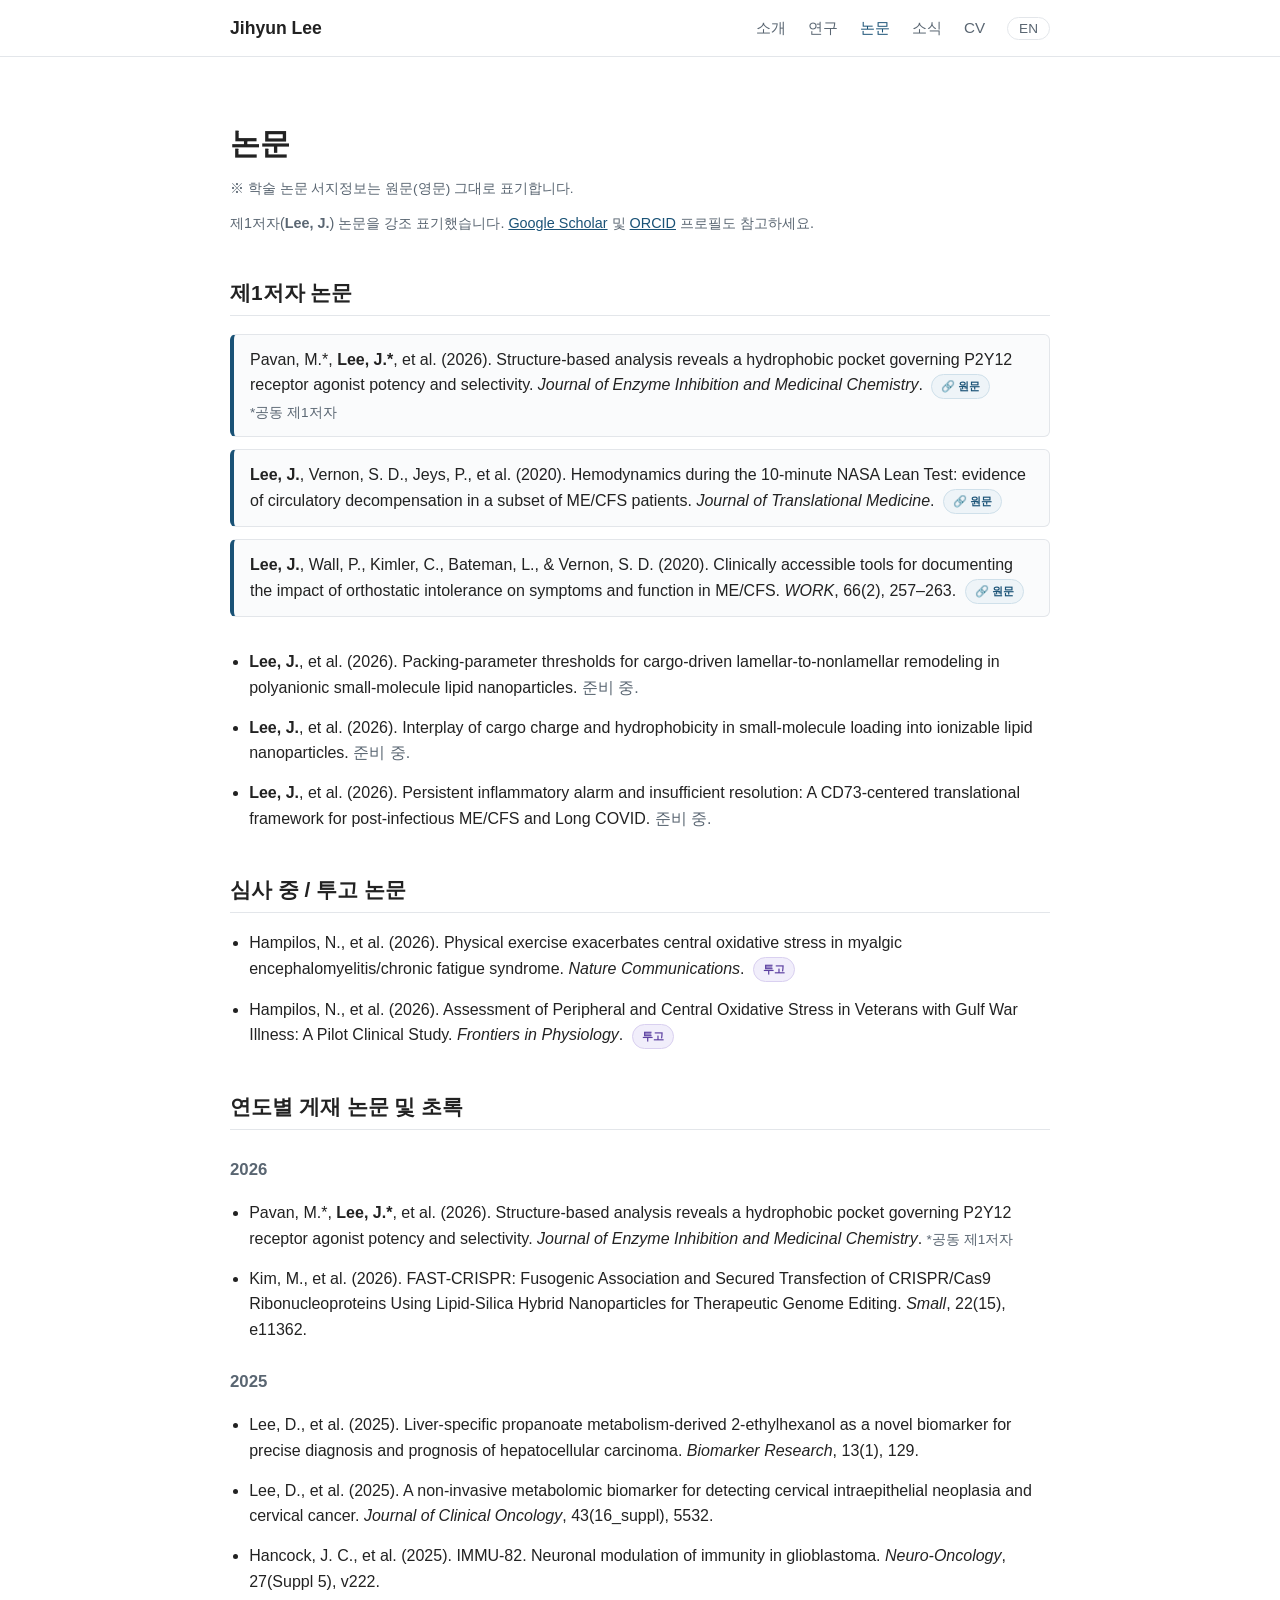
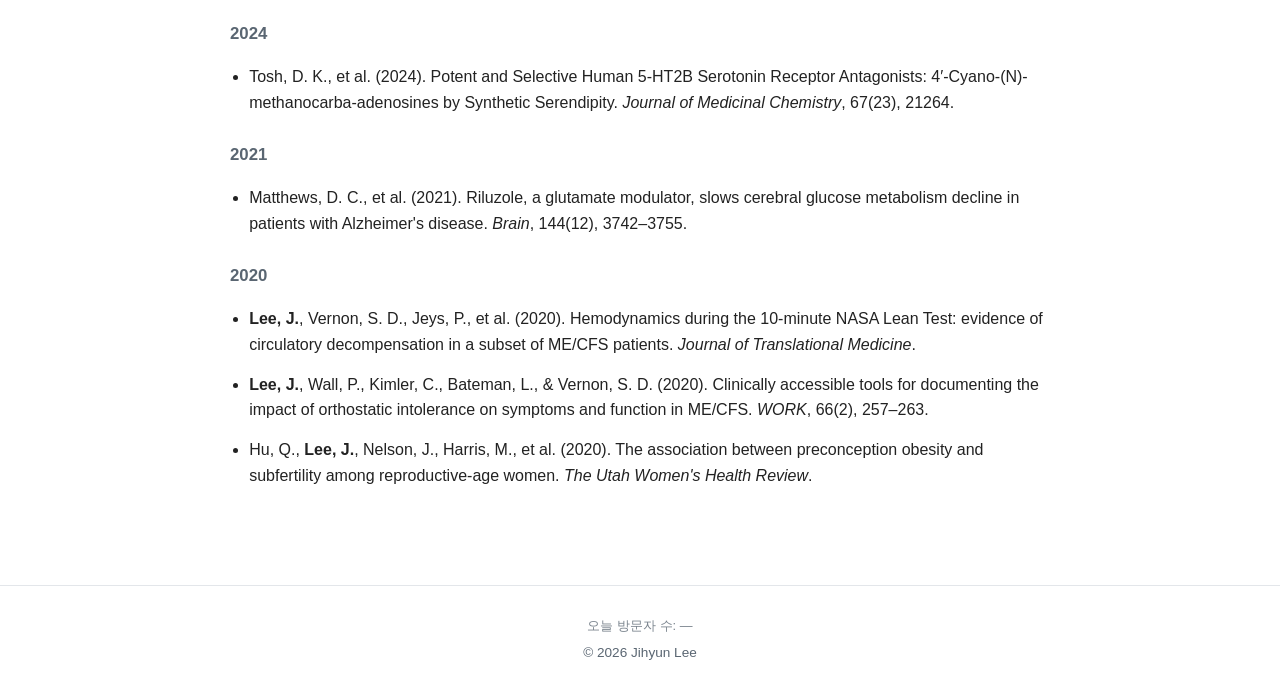
<file: publications.ko.html>
<!DOCTYPE html>
<html lang="ko">
<head>
<meta charset="UTF-8">
<meta name="viewport" content="width=device-width, initial-scale=1">
<title>Jihyun Lee - 논문</title>
<meta name="description" content="UNIST 바이오메디컬공학과 박사과정 이지현(Jihyun Lee)의 개인 연구 홈페이지입니다.">
<link rel="alternate" hreflang="en" href="publications.html">
<link rel="stylesheet" href="style.css?v=20261101">
</head>
<body>
<header>
<nav>
<a class="site-name" href="index.ko.html">Jihyun Lee</a>
<ul>
<li><a href="index.ko.html">소개</a></li>
<li><a href="research.ko.html">연구</a></li>
<li><a class="active" href="publications.ko.html">논문</a></li>
<li><a href="news.ko.html">소식</a></li>
<li><a href="cv.ko.html">CV</a></li>
<li><a class="lang-switch" href="publications.html">EN</a></li>
</ul>
</nav>
</header>

<main>
<h1>논문</h1>
<p style="color:var(--muted); font-size:0.85rem;">※ 학술 논문 서지정보는 원문(영문) 그대로 표기합니다.</p>

<p style="color:var(--muted); font-size:0.9rem;">제1저자(<strong>Lee, J.</strong>) 논문을 강조 표기했습니다. <a href="https://scholar.google.com/citations?user=ScixthgAAAAJ&amp;hl=ko" target="_blank" rel="noopener">Google Scholar</a> 및 <a href="https://orcid.org/0000-0001-8530-9418" target="_blank" rel="noopener">ORCID</a> 프로필도 참고하세요.</p>

<h2>제1저자 논문</h2>
<ul class="highlight-list">
<li class="highlight-item">
<div>Pavan, M.*, <strong>Lee, J.*</strong>, et al. (2026). Structure-based analysis reveals a hydrophobic pocket governing P2Y12 receptor agonist potency and selectivity. <em>Journal of Enzyme Inhibition and Medicinal Chemistry</em>. <span class="pub-badges"><a class="badge badge-link" href="https://www.tandfonline.com/doi/epdf/10.1080/14756366.2026.2726538?needAccess=true" target="_blank" rel="noopener">🔗 원문</a></span><br><span style="color:var(--muted); font-size:0.85rem;">*공동 제1저자</span></div>
</li>
<li class="highlight-item">
<div><strong>Lee, J.</strong>, Vernon, S. D., Jeys, P., et al. (2020). Hemodynamics during the 10-minute NASA Lean Test: evidence of circulatory decompensation in a subset of ME/CFS patients. <em>Journal of Translational Medicine</em>. <span class="pub-badges"><a class="badge badge-link" href="https://scholar.google.com/citations?user=ScixthgAAAAJ&amp;hl=ko" target="_blank" rel="noopener">🔗 원문</a></span></div>
</li>
<li class="highlight-item">
<div><strong>Lee, J.</strong>, Wall, P., Kimler, C., Bateman, L., &amp; Vernon, S. D. (2020). Clinically accessible tools for documenting the impact of orthostatic intolerance on symptoms and function in ME/CFS. <em>WORK</em>, 66(2), 257&ndash;263. <span class="pub-badges"><a class="badge badge-link" href="https://journals.sagepub.com/doi/10.3233/WOR-203169?url_ver=Z39.88-2003&amp;rfr_id=ori:rid:crossref.org&amp;rfr_dat=cr_pub%20%200pubmed" target="_blank" rel="noopener">🔗 원문</a></span></div>
</li>
</ul>

<ul class="pub-list">
<li><strong>Lee, J.</strong>, et al. (2026). Packing-parameter thresholds for cargo-driven lamellar-to-nonlamellar remodeling in polyanionic small-molecule lipid nanoparticles. <span style="color:var(--muted);">준비 중.</span></li>
<li><strong>Lee, J.</strong>, et al. (2026). Interplay of cargo charge and hydrophobicity in small-molecule loading into ionizable lipid nanoparticles. <span style="color:var(--muted);">준비 중.</span></li>
<li><strong>Lee, J.</strong>, et al. (2026). Persistent inflammatory alarm and insufficient resolution: A CD73-centered translational framework for post-infectious ME/CFS and Long COVID. <span style="color:var(--muted);">준비 중.</span></li></ul>

<h2>심사 중 / 투고 논문</h2>
<ul class="pub-list">
<li>Hampilos, N., et al. (2026). Physical exercise exacerbates central oxidative stress in myalgic encephalomyelitis/chronic fatigue syndrome. <em>Nature Communications</em>. <span class="pub-badges"><span class="badge badge-featured">투고</span></span></li>
<li>Hampilos, N., et al. (2026). Assessment of Peripheral and Central Oxidative Stress in Veterans with Gulf War Illness: A Pilot Clinical Study. <em>Frontiers in Physiology</em>. <span class="pub-badges"><span class="badge badge-featured">투고</span></span></li>
</ul>

<h2>연도별 게재 논문 및 초록</h2>

<h3 class="pub-year">2026</h3>
<ul class="pub-list">
<li>Pavan, M.*, <strong>Lee, J.*</strong>, et al. (2026). Structure-based analysis reveals a hydrophobic pocket governing P2Y12 receptor agonist potency and selectivity. <em>Journal of Enzyme Inhibition and Medicinal Chemistry</em>. <span style="color:var(--muted); font-size:0.85rem;">*공동 제1저자</span></li>
<li>Kim, M., et al. (2026). FAST-CRISPR: Fusogenic Association and Secured Transfection of CRISPR/Cas9 Ribonucleoproteins Using Lipid-Silica Hybrid Nanoparticles for Therapeutic Genome Editing. <em>Small</em>, 22(15), e11362.</li>
</ul>

<h3 class="pub-year">2025</h3>
<ul class="pub-list">
<li>Lee, D., et al. (2025). Liver-specific propanoate metabolism-derived 2-ethylhexanol as a novel biomarker for precise diagnosis and prognosis of hepatocellular carcinoma. <em>Biomarker Research</em>, 13(1), 129.</li>
<li>Lee, D., et al. (2025). A non-invasive metabolomic biomarker for detecting cervical intraepithelial neoplasia and cervical cancer. <em>Journal of Clinical Oncology</em>, 43(16_suppl), 5532.</li>
<li>Hancock, J. C., et al. (2025). IMMU-82. Neuronal modulation of immunity in glioblastoma. <em>Neuro-Oncology</em>, 27(Suppl 5), v222.</li>
</ul>

<h3 class="pub-year">2024</h3>
<ul class="pub-list">
<li>Tosh, D. K., et al. (2024). Potent and Selective Human 5-HT2B Serotonin Receptor Antagonists: 4&prime;-Cyano-(N)-methanocarba-adenosines by Synthetic Serendipity. <em>Journal of Medicinal Chemistry</em>, 67(23), 21264.</li>
</ul>

<h3 class="pub-year">2021</h3>
<ul class="pub-list">
<li>Matthews, D. C., et al. (2021). Riluzole, a glutamate modulator, slows cerebral glucose metabolism decline in patients with Alzheimer's disease. <em>Brain</em>, 144(12), 3742&ndash;3755.</li>
</ul>

<h3 class="pub-year">2020</h3>
<ul class="pub-list">
<li><strong>Lee, J.</strong>, Vernon, S. D., Jeys, P., et al. (2020). Hemodynamics during the 10-minute NASA Lean Test: evidence of circulatory decompensation in a subset of ME/CFS patients. <em>Journal of Translational Medicine</em>.</li>
<li><strong>Lee, J.</strong>, Wall, P., Kimler, C., Bateman, L., &amp; Vernon, S. D. (2020). Clinically accessible tools for documenting the impact of orthostatic intolerance on symptoms and function in ME/CFS. <em>WORK</em>, 66(2), 257&ndash;263.</li>
<li>Hu, Q., <strong>Lee, J.</strong>, Nelson, J., Harris, M., et al. (2020). The association between preconception obesity and subfertility among reproductive-age women. <em>The Utah Women's Health Review</em>.</li>
</ul>
</main>

<footer>
<p class="visit-count">오늘 방문자 수: <span id="visit-count">&hellip;</span></p>
&copy; <span id="year"></span> Jihyun Lee</footer>
<script src="main.js"></script>
</body>
</html>
</file>
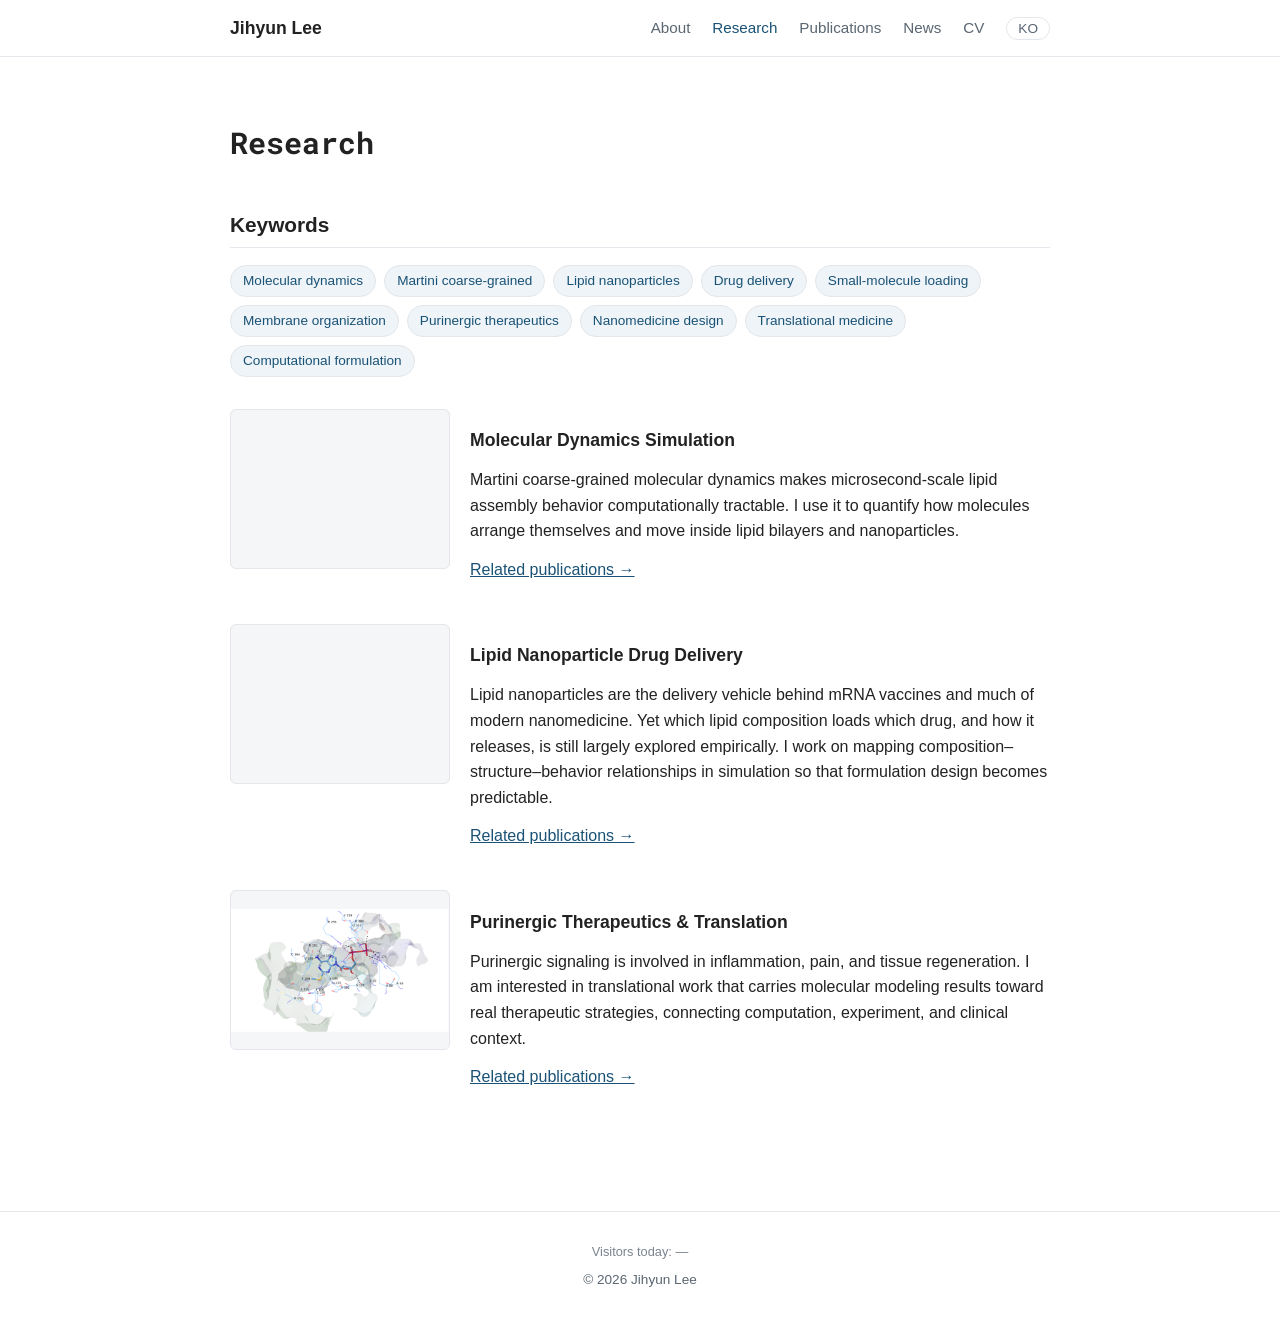
<file: research.html>
<!DOCTYPE html>
<html lang="en">
<head>
<meta charset="UTF-8">
<meta name="viewport" content="width=device-width, initial-scale=1">
<title>Jihyun Lee - Research</title>
<meta name="description" content="Personal research homepage of Jihyun Lee, PhD candidate in Biomedical Engineering at UNIST.">
<link rel="alternate" hreflang="ko" href="research.ko.html">
<link rel="stylesheet" href="style.css?v=20261101">
</head>
<body>
<header>
<nav>
<a class="site-name" href="index.html">Jihyun Lee</a>
<ul>
<li><a href="index.html">About</a></li>
<li><a class="active" href="research.html">Research</a></li>
<li><a href="publications.html">Publications</a></li>
<li><a href="news.html">News</a></li>
<li><a href="cv.html">CV</a></li>
<li><a class="lang-switch" href="research.ko.html">KO</a></li>
</ul>
</nav>
</header>

<main>
<h1>Research</h1>

<h2>Keywords</h2>
<div class="tag-cloud">
<span class="tag">Molecular dynamics</span>
<span class="tag">Martini coarse-grained</span>
<span class="tag">Lipid nanoparticles</span>
<span class="tag">Drug delivery</span>
<span class="tag">Small-molecule loading</span>
<span class="tag">Membrane organization</span>
<span class="tag">Purinergic therapeutics</span>
<span class="tag">Nanomedicine design</span>
<span class="tag">Translational medicine</span>
<span class="tag">Computational formulation</span>
</div>

<div class="research-item">
<video src="assets/research-md.mp4" autoplay loop muted playsinline aria-label="Molecular dynamics simulation"></video>
<div class="text">
<h3>Molecular Dynamics Simulation</h3>
<p>Martini coarse-grained molecular dynamics makes microsecond-scale lipid assembly behavior computationally tractable. I use it to quantify how molecules arrange themselves and move inside lipid bilayers and nanoparticles.</p>
<p><a href="publications.html">Related publications &rarr;</a></p>
</div>
</div>

<div class="research-item">
<video src="assets/research-lnp.mp4" autoplay loop muted playsinline aria-label="Lipid nanoparticle drug delivery"></video>
<div class="text">
<h3>Lipid Nanoparticle Drug Delivery</h3>
<p>Lipid nanoparticles are the delivery vehicle behind mRNA vaccines and much of modern nanomedicine. Yet which lipid composition loads which drug, and how it releases, is still largely explored empirically. I work on mapping composition&ndash;structure&ndash;behavior relationships in simulation so that formulation design becomes predictable.</p>
<p><a href="publications.html">Related publications &rarr;</a></p>
</div>
</div>

<div class="research-item">
<img src="assets/research-translation.png" alt="Translational research">
<div class="text">
<h3>Purinergic Therapeutics &amp; Translation</h3>
<p>Purinergic signaling is involved in inflammation, pain, and tissue regeneration. I am interested in translational work that carries molecular modeling results toward real therapeutic strategies, connecting computation, experiment, and clinical context.</p>
<p><a href="publications.html">Related publications &rarr;</a></p>
</div>
</div>
</main>

<footer>
<p class="visit-count">Visitors today: <span id="visit-count">&hellip;</span></p>
&copy; <span id="year"></span> Jihyun Lee</footer>
<script src="main.js"></script>
</body>
</html>
</file>
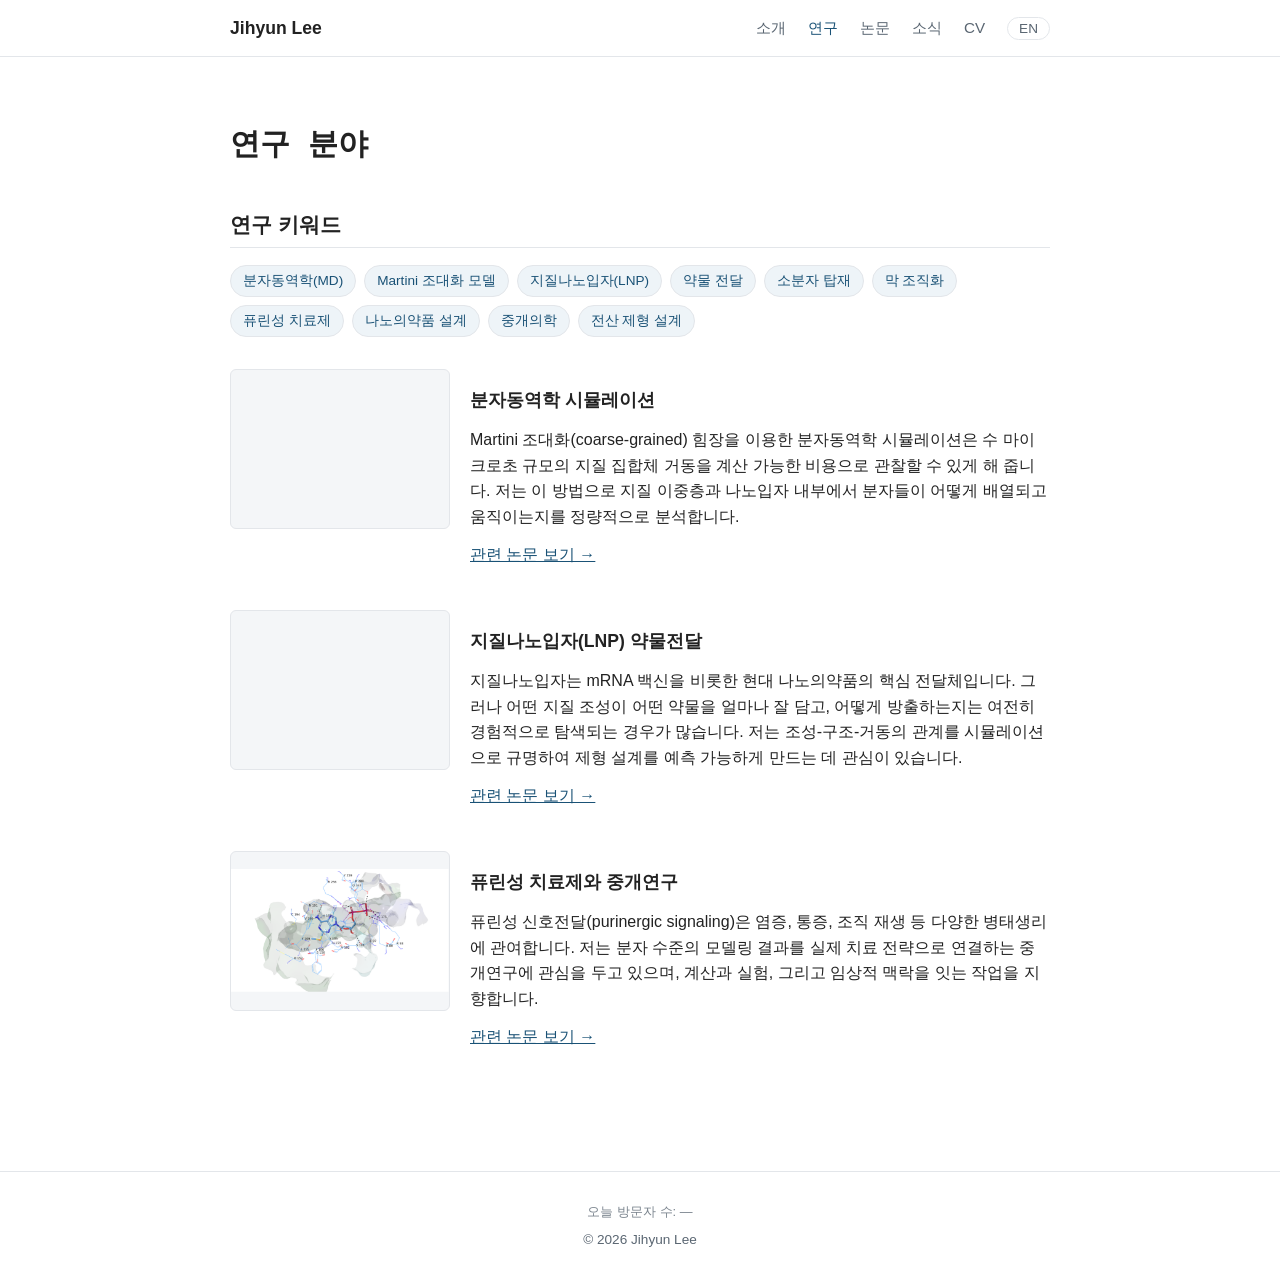
<file: research.ko.html>
<!DOCTYPE html>
<html lang="ko">
<head>
<meta charset="UTF-8">
<meta name="viewport" content="width=device-width, initial-scale=1">
<title>Jihyun Lee - 연구</title>
<meta name="description" content="UNIST 바이오메디컬공학과 박사과정 이지현(Jihyun Lee)의 개인 연구 홈페이지입니다.">
<link rel="alternate" hreflang="en" href="research.html">
<link rel="stylesheet" href="style.css?v=20261101">
</head>
<body>
<header>
<nav>
<a class="site-name" href="index.ko.html">Jihyun Lee</a>
<ul>
<li><a href="index.ko.html">소개</a></li>
<li><a class="active" href="research.ko.html">연구</a></li>
<li><a href="publications.ko.html">논문</a></li>
<li><a href="news.ko.html">소식</a></li>
<li><a href="cv.ko.html">CV</a></li>
<li><a class="lang-switch" href="research.html">EN</a></li>
</ul>
</nav>
</header>

<main>
<h1>연구 분야</h1>

<h2>연구 키워드</h2>
<div class="tag-cloud">
<span class="tag">분자동역학(MD)</span>
<span class="tag">Martini 조대화 모델</span>
<span class="tag">지질나노입자(LNP)</span>
<span class="tag">약물 전달</span>
<span class="tag">소분자 탑재</span>
<span class="tag">막 조직화</span>
<span class="tag">퓨린성 치료제</span>
<span class="tag">나노의약품 설계</span>
<span class="tag">중개의학</span>
<span class="tag">전산 제형 설계</span>
</div>

<div class="research-item">
<video src="assets/research-md.mp4" autoplay loop muted playsinline aria-label="분자동역학 시뮬레이션"></video>
<div class="text">
<h3>분자동역학 시뮬레이션</h3>
<p>Martini 조대화(coarse-grained) 힘장을 이용한 분자동역학 시뮬레이션은 수 마이크로초 규모의 지질 집합체 거동을 계산 가능한 비용으로 관찰할 수 있게 해 줍니다. 저는 이 방법으로 지질 이중층과 나노입자 내부에서 분자들이 어떻게 배열되고 움직이는지를 정량적으로 분석합니다.</p>
<p><a href="publications.ko.html">관련 논문 보기 &rarr;</a></p>
</div>
</div>

<div class="research-item">
<video src="assets/research-lnp.mp4" autoplay loop muted playsinline aria-label="지질나노입자 약물전달"></video>
<div class="text">
<h3>지질나노입자(LNP) 약물전달</h3>
<p>지질나노입자는 mRNA 백신을 비롯한 현대 나노의약품의 핵심 전달체입니다. 그러나 어떤 지질 조성이 어떤 약물을 얼마나 잘 담고, 어떻게 방출하는지는 여전히 경험적으로 탐색되는 경우가 많습니다. 저는 조성-구조-거동의 관계를 시뮬레이션으로 규명하여 제형 설계를 예측 가능하게 만드는 데 관심이 있습니다.</p>
<p><a href="publications.ko.html">관련 논문 보기 &rarr;</a></p>
</div>
</div>

<div class="research-item">
<img src="assets/research-translation.png" alt="중개연구">
<div class="text">
<h3>퓨린성 치료제와 중개연구</h3>
<p>퓨린성 신호전달(purinergic signaling)은 염증, 통증, 조직 재생 등 다양한 병태생리에 관여합니다. 저는 분자 수준의 모델링 결과를 실제 치료 전략으로 연결하는 중개연구에 관심을 두고 있으며, 계산과 실험, 그리고 임상적 맥락을 잇는 작업을 지향합니다.</p>
<p><a href="publications.ko.html">관련 논문 보기 &rarr;</a></p>
</div>
</div>
</main>

<footer>
<p class="visit-count">오늘 방문자 수: <span id="visit-count">&hellip;</span></p>
&copy; <span id="year"></span> Jihyun Lee</footer>
<script src="main.js"></script>
</body>
</html>
</file>
<file: style.css>
@import url('https://fonts.googleapis.com/css2?family=Roboto+Mono:wght@400;500;600;700&display=swap');

:root {
  --max-width: 860px;
  --accent: #1a5276;
  --text: #222;
  --muted: #5a6672;
  --border: #e3e6ea;
  --bg: #ffffff;
  --soft: #eef4f8;
}

* { box-sizing: border-box; }

body {
  margin: 0;
  font-family: "Segoe UI", -apple-system, BlinkMacSystemFont, "Apple SD Gothic Neo",
               Roboto, "Noto Sans KR", Helvetica, Arial, sans-serif;
  color: var(--text);
  background: var(--bg);
  line-height: 1.6;
}

/* ---------- header / nav ---------- */
header {
  border-bottom: 1px solid var(--border);
  position: sticky;
  top: 0;
  background: rgba(255, 255, 255, 0.95);
  backdrop-filter: blur(4px);
  z-index: 10;
}

nav {
  max-width: var(--max-width);
  margin: 0 auto;
  display: flex;
  align-items: center;
  justify-content: space-between;
  gap: 12px;
  padding: 14px 20px;
  flex-wrap: wrap;
}

nav .site-name {
  font-weight: 600;
  font-size: 1.1rem;
  text-decoration: none;
  color: var(--text);
}

nav ul {
  list-style: none;
  display: flex;
  align-items: center;
  gap: 22px;
  margin: 0;
  padding: 0;
  flex-wrap: wrap;
}

nav ul li a {
  text-decoration: none;
  color: var(--muted);
  font-size: 0.95rem;
}

nav ul li a:hover,
nav ul li a.active { color: var(--accent); }

nav ul li a.lang-switch {
  border: 1px solid var(--border);
  border-radius: 999px;
  padding: 3px 11px;
  font-size: 0.85rem;
}

nav ul li a.lang-switch:hover {
  background: var(--soft);
  color: var(--accent);
}

/* ---------- layout ---------- */
main {
  max-width: var(--max-width);
  margin: 0 auto;
  padding: 40px 20px 80px;
}

h1 {
  font-family: "Roboto Mono", "Segoe UI", -apple-system, BlinkMacSystemFont, Roboto, Helvetica, Arial, sans-serif;
  font-size: 1.9rem;
  margin-bottom: 0.4em;
}

h2 {
  font-size: 1.3rem;
  margin-top: 2em;
  border-bottom: 1px solid var(--border);
  padding-bottom: 6px;
}

h3 { font-size: 1.1rem; margin-bottom: 0.3em; }

p { margin: 0.8em 0; }

a { color: var(--accent); }

img { max-width: 100%; }

/* ---------- profile block ---------- */
.profile {
  display: flex;
  gap: 28px;
  align-items: center;
  margin-bottom: 1.5em;
}

.profile-photo-wrap {
  width: 220px;
  height: 220px;
  border-radius: 16px;
  overflow: hidden;
  flex-shrink: 0;
  background: #f4f6f8;
}

.profile-photo-wrap .profile-photo {
  width: 100%;
  height: 100%;
  object-fit: cover;
  display: block;
}

.profile-info { flex: 1; min-width: 0; }

@media (max-width: 600px) {
  .profile { flex-direction: column; align-items: flex-start; }
  .profile-photo-wrap { width: 170px; height: 170px; }
}

.quick-facts {
  display: grid;
  grid-template-columns: auto 1fr;
  column-gap: 14px;
  row-gap: 6px;
  margin: 14px 0;
  font-size: 0.92rem;
}

.quick-facts dt {
  color: var(--muted);
  font-weight: 600;
  white-space: nowrap;
}

.quick-facts dd { margin: 0; }

.cv-social-row {
  display: flex;
  align-items: center;
  gap: 8px;
  flex-wrap: wrap;
  margin: 10px 0 4px;
}

.cv-link {
  display: inline-flex;
  align-items: center;
  gap: 4px;
  padding: 5px 10px;
  font-weight: 500;
  font-size: 0.78rem;
  text-decoration: none;
  border: 1px solid var(--border);
  border-radius: 999px;
  color: var(--accent);
}

.cv-link:hover { background: var(--soft); }

ul.philosophy { margin: 0.8em 0; padding-left: 1.3em; }

/* ---------- research ---------- */
.tag-cloud {
  display: flex;
  flex-wrap: wrap;
  gap: 8px;
  margin: 1em 0 2em;
}

.tag {
  background: var(--soft);
  color: var(--accent);
  border: 1px solid var(--border);
  padding: 4px 12px;
  border-radius: 999px;
  font-size: 0.85rem;
  font-weight: 500;
}

.research-item {
  display: flex;
  gap: 20px;
  margin: 1.8em 0;
  flex-wrap: wrap;
}

.research-item img,
.research-item video {
  width: 220px;
  height: 160px;
  object-fit: contain;
  background: #f4f6f8;
  border: 1px solid var(--border);
  border-radius: 6px;
  flex-shrink: 0;
}

.research-item .text { flex: 1; min-width: 240px; }

/* ---------- publications ---------- */
.pub-year {
  margin-top: 1.6em;
  font-size: 1.05rem;
  border-bottom: none;
  color: var(--muted);
}

.pub-list { padding-left: 1.2em; }
.pub-list li { margin-bottom: 0.9em; }

.highlight-list {
  list-style: none;
  padding: 0;
  margin: 1em 0 2em;
  display: flex;
  flex-direction: column;
  gap: 12px;
}

.highlight-item {
  border: 1px solid var(--border);
  border-left: 4px solid var(--accent);
  border-radius: 6px;
  padding: 12px 16px;
  background: #fafbfc;
}

.highlight-badge {
  display: inline-block;
  font-size: 0.7rem;
  font-weight: 700;
  letter-spacing: 0.03em;
  text-transform: uppercase;
  color: #fff;
  background: var(--accent);
  padding: 2px 8px;
  border-radius: 4px;
  margin-bottom: 6px;
}

.if-badge {
  display: inline-block;
  font-size: 0.7rem;
  font-weight: 600;
  color: var(--muted);
  background: var(--soft);
  border: 1px solid var(--border);
  padding: 2px 8px;
  border-radius: 4px;
  margin-bottom: 6px;
}

.pub-badges {
  display: inline-flex;
  flex-wrap: wrap;
  gap: 6px;
  margin-left: 4px;
  vertical-align: middle;
}

.badge {
  display: inline-block;
  font-size: 0.7rem;
  font-weight: 600;
  padding: 2px 9px;
  border-radius: 999px;
  white-space: nowrap;
  line-height: 1.7;
}

a.badge { text-decoration: none; }

.badge-link { background: var(--soft); color: var(--accent); border: 1px solid #cfe0ea; }
.badge-link:hover { background: #dceaf3; }
.badge-oral { background: #fdf3e0; color: #8a5a00; border: 1px solid #f0d9a8; }
.badge-choice { background: #eafaf0; color: #1f7a4d; border: 1px solid #bfe8d1; }
.badge-choice:hover { background: #ddf5e8; }
.badge-featured { background: #f1eefb; color: #5b3fa0; border: 1px solid #d9d0f0; }
.badge-award { background: #fdecec; color: #a23b3b; border: 1px solid #f3caca; }

/* ---------- news ---------- */
.news-item {
  display: flex;
  gap: 18px;
  padding: 14px 0;
  border-bottom: 1px solid var(--border);
}

.news-date {
  flex-shrink: 0;
  width: 90px;
  color: var(--muted);
  font-size: 0.9rem;
  font-weight: 600;
}

.news-photos {
  display: flex;
  flex-wrap: wrap;
  gap: 10px;
  margin-top: 10px;
}

.news-photo {
  width: 180px;
  height: 130px;
  object-fit: cover;
  border-radius: 6px;
  border: 1px solid var(--border);
}

/* ---------- notes ---------- */
.note-item {
  padding: 22px 0;
  border-bottom: 1px solid var(--border);
}

.note-item:last-child { border-bottom: none; }
.note-meta { margin-bottom: 4px; }

.note-date {
  color: var(--muted);
  font-size: 0.85rem;
  font-weight: 600;
  text-transform: uppercase;
  letter-spacing: 0.03em;
}

.note-title { margin: 4px 0 8px; }

.note-item code {
  background: #f4f6f8;
  padding: 1px 6px;
  border-radius: 4px;
  font-size: 0.9em;
}

/* ---------- footer ---------- */
footer {
  text-align: center;
  color: var(--muted);
  font-size: 0.85rem;
  padding: 30px 20px;
  border-top: 1px solid var(--border);
}

.visit-count {
  margin: 0 0 6px;
  font-size: 0.8rem;
  color: var(--muted);
  opacity: 0.8;
}

/* ---------- artwork gallery ---------- */
.gallery {
  display: grid;
  grid-template-columns: repeat(auto-fill, minmax(220px, 1fr));
  gap: 16px;
  margin: 1.4em 0 2em;
}

.gallery figure {
  margin: 0;
  border: 1px solid var(--border);
  border-radius: 6px;
  overflow: hidden;
  background: #fafbfc;
}

.gallery img {
  display: block;
  width: 100%;
  height: 170px;
  object-fit: cover;
  background: #f4f6f8;
}

.gallery figcaption {
  padding: 10px 12px;
  font-size: 0.85rem;
  color: var(--muted);
}

.gallery figcaption strong {
  display: block;
  color: var(--text);
  font-size: 0.92rem;
  margin-bottom: 2px;
}

/* ---------- CV ---------- */
.cv-entry {
  display: flex;
  gap: 18px;
  padding: 12px 0;
  border-bottom: 1px solid var(--border);
}

.cv-entry:last-child { border-bottom: none; }

.cv-when {
  flex-shrink: 0;
  width: 120px;
  color: var(--muted);
  font-size: 0.9rem;
  font-weight: 600;
}

.cv-what { flex: 1; min-width: 0; }
.cv-what .where { color: var(--muted); font-size: 0.9rem; }

@media (max-width: 520px) {
  .cv-entry, .news-item { flex-direction: column; gap: 4px; }
  .cv-when, .news-date { width: auto; }
}

/* ---------- misc ---------- */
.empty-state {
  border: 1px dashed var(--border);
  border-radius: 6px;
  padding: 18px 20px;
  color: var(--muted);
  font-size: 0.92rem;
  background: #fafbfc;
}

.lead { font-size: 1.02rem; }

.tagline {
  font-family: "Roboto Mono", "Segoe UI", -apple-system, BlinkMacSystemFont, Roboto, Helvetica, Arial, sans-serif;
  font-size: 1.35rem;
  font-weight: 700;
  line-height: 1.35;
  margin: 1.6em 0 0.6em;
  color: var(--accent);
}

/* ---------- home: MD simulation background ---------- */
#md-bg {
  position: fixed;
  inset: 0;
  width: 100%;
  height: 100%;
  z-index: -1;
  pointer-events: none;
  -webkit-mask-image: linear-gradient(to bottom, rgba(0,0,0,1) 0%, rgba(0,0,0,0.55) 45%, rgba(0,0,0,0) 92%);
  mask-image: linear-gradient(to bottom, rgba(0,0,0,1) 0%, rgba(0,0,0,0.55) 45%, rgba(0,0,0,0) 92%);
}

body.home {
  background: linear-gradient(180deg, #e8f2f8 0%, #f7fafc 45%, #ffffff 100%);
}

body.home header {
  background: rgba(255, 255, 255, 0.82);
}

body.home main {
  padding-top: 8px;
}

.hero {
  padding: 0;
  min-height: 210px;
  display: flex;
  flex-direction: column;
  justify-content: center;
  text-align: center;
}

.hero h1 {
  font-size: 1.7rem;
  margin: 0 0 0.75em;
  letter-spacing: -0.01em;
}

.hero .tagline {
  margin: 0 auto 0.5em;
  font-size: 0.98rem;
}

@media (max-width: 600px) {
  .hero h1 { font-size: 1.45rem; }
}

body.home .profile {
  background: rgba(255, 255, 255, 0.78);
  backdrop-filter: blur(10px);
  -webkit-backdrop-filter: blur(10px);
  border: 1px solid rgba(227, 230, 234, 0.9);
  border-radius: 18px;
  padding: 16px 22px;
  gap: 22px;
  box-shadow: 0 10px 34px rgba(26, 82, 118, 0.10);
  margin-top: 0;
  margin-bottom: 1em;
}

body.home .profile-photo-wrap {
  width: 175px;
  height: 175px;
}

body.home .profile-info > p { margin: 0.3em 0; }

body.home .quick-facts {
  margin: 10px 0;
  row-gap: 4px;
  font-size: 0.9rem;
}

body.home .home-body {
  background: rgba(255, 255, 255, 0.72);
  backdrop-filter: blur(8px);
  -webkit-backdrop-filter: blur(8px);
  border: 1px solid rgba(227, 230, 234, 0.8);
  border-radius: 18px;
  padding: 10px 28px;
  margin-top: 1.4em;
  box-shadow: 0 6px 24px rgba(26, 82, 118, 0.06);
}
</file>
